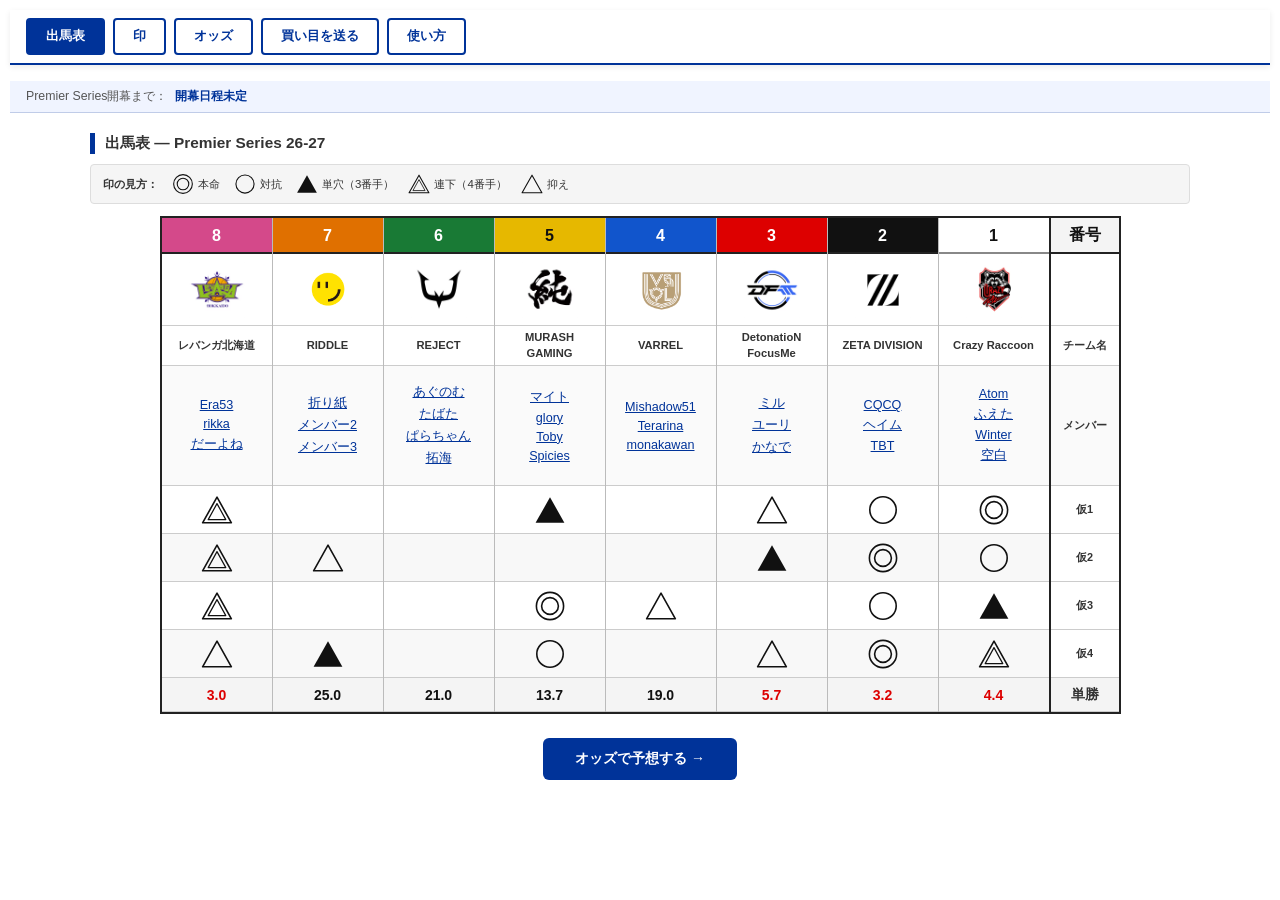
<file: index.html>
<!DOCTYPE html>
<html lang="ja">
<head>
    <meta charset="UTF-8">
    <meta name="viewport" content="width=device-width, initial-scale=1.0">
    <title>出馬表 — Premier Series 26-27予想企画</title>
    <link rel="icon" href="favicon.ico">
    <link rel="apple-touch-icon" href="apple-touch-icon.png">
    <link rel="stylesheet" href="css/style.css">
    <style>
        :root {
            --frame-1: #fff;    --frame-1-text: #111;
            --frame-2: #111;    --frame-2-text: #fff;
            --frame-3: #d00;    --frame-3-text: #fff;
            --frame-4: #1155cc; --frame-4-text: #fff;
            --frame-5: #e6b800; --frame-5-text: #111;
            --frame-6: #197a35; --frame-6-text: #fff;
            --frame-7: #e07000; --frame-7-text: #fff;
            --frame-8: #d4498a; --frame-8-text: #fff;
            --col-width: 110px;
            --label-width: 68px;
            --mark-size: 32px;
        }

        .page-inner { max-width: 1100px; margin: 0 auto; padding: 0 16px; }

        .seimai-outer {
            overflow-x: auto;
            -webkit-overflow-scrolling: touch;
            margin: 12px 0 24px;
            /* PC: 中央寄せ */
            display: flex;
            justify-content: center;
        }
        /* スマホでは左寄せ（justify-content:centerだとスクロール時に左端が切れる） */
        @media (max-width: 767px) {
            .seimai-outer { justify-content: flex-start; }
        }

        .seimai-table {
            display: flex;
            flex-direction: row-reverse;
            width: max-content;
            border: 2px solid #222;
            background: #fff;
            flex-shrink: 0;
        }

        .label-col {
            width: var(--label-width);
            display: flex;
            flex-direction: column;
            background: #f4f4f4;
            border-left: 2px solid #222;
            flex-shrink: 0;
        }
        .label-col .cell {
            font-size: .78em;
            font-weight: bold;
            color: #333;
            justify-content: center;
            text-align: center;
            background: #f4f4f4;
        }
        .label-col .row-num { background: #f4f4f4; }
        .label-col .row-num .cell { color: #111; font-weight: bold; }
        .label-col .row-odds { background: #f4f4f4; }
        .label-col .row-odds .cell { color: #333; }

        .team-col {
            width: var(--col-width);
            border-left: 1px solid #bbb;
            display: flex;
            flex-direction: column;
        }
        .team-col:last-child { border-left: none; }

        .cell {
            border-bottom: 1px solid #ccc;
            display: flex;
            align-items: center;
            justify-content: center;
            text-align: center;
            padding: 4px;
            font-size: .82em;
            min-height: 32px;
            box-sizing: border-box;
            width: 100%;
        }

        .row-num .cell { font-size: 1.15em; font-weight: 900; min-height: 36px; border-bottom: 2px solid #222; }
        .frame-1 .row-num .cell { background: var(--frame-1); color: var(--frame-1-text); border-bottom: 2px solid #888; }
        .frame-2 .row-num .cell { background: var(--frame-2); color: var(--frame-2-text); }
        .frame-3 .row-num .cell { background: var(--frame-3); color: var(--frame-3-text); }
        .frame-4 .row-num .cell { background: var(--frame-4); color: var(--frame-4-text); }
        .frame-5 .row-num .cell { background: var(--frame-5); color: var(--frame-5-text); }
        .frame-6 .row-num .cell { background: var(--frame-6); color: var(--frame-6-text); }
        .frame-7 .row-num .cell { background: var(--frame-7); color: var(--frame-7-text); }
        .frame-8 .row-num .cell { background: var(--frame-8); color: var(--frame-8-text); }

        .row-logo .cell { min-height: 72px; background: #fff; }
        .row-logo .cell img { width: 56px; height: 56px; object-fit: contain; }
        .logo-placeholder { width: 56px; height: 56px; background: #ddd; border-radius: 4px; display: flex; align-items: center; justify-content: center; font-size: .75em; font-weight: bold; color: #555; }

        .row-name .cell { font-weight: bold; font-size: .8em; min-height: 40px; line-height: 1.4; background: #fff; white-space: normal; padding: 4px 6px; word-break: keep-all; overflow-wrap: break-word; }

        .row-members .cell { flex-direction: column; gap: 3px; min-height: 120px; background: #fafafa; padding: 5px 3px; align-items: center; }
        .member-btn { background: none; border: none; cursor: pointer; font-size: 1.1em; color: #003399; padding: 1px 3px; text-decoration: underline; max-width: calc(var(--col-width) - 8px); white-space: nowrap; overflow: hidden; text-overflow: ellipsis; }
        .member-btn:hover { color: #e91e63; }

        .row-predictor .cell {
            height: calc(var(--mark-size) + 16px);
            min-height: calc(var(--mark-size) + 16px);
            background: #fff;
        }
        .row-predictor.even-row .cell { background: #f8f8f8; }

        .row-odds .cell { font-weight: bold; font-size: 1em; background: #f4f4f4; min-height: 34px; }
        .odds-low  { color: #d00; }
        .odds-dark { color: #111; }

        .mark-img { width: var(--mark-size); height: var(--mark-size); object-fit: contain; display: block; }

        #member-popup { position: fixed; background: #fff; border: 2px solid #003399; border-radius: 8px; padding: 14px 18px; box-shadow: 0 4px 20px rgba(0,0,0,.3); z-index: 3000; min-width: 200px; max-width: 280px; }
        #member-popup h4 { margin: 0 0 10px; font-size: 1em; color: #003399; border-bottom: 1px solid #ccc; padding-bottom: 6px; }
        .popup-links { display: flex; flex-direction: column; gap: 6px; }
        .popup-links a { display: flex; align-items: center; gap: 6px; color: #003399; text-decoration: none; font-size: .9em; padding: 4px 8px; border-radius: 4px; border: 1px solid #ccc; }
        .popup-links a:hover { background: #eef; }
        .popup-links .no-link { color: #999; font-size: .85em; }
        #member-popup-close { position: absolute; top: 6px; right: 10px; background: none; border: none; font-size: 1.2em; cursor: pointer; color: #666; }

        .mark-legend { display: flex; gap: 14px; flex-wrap: wrap; align-items: center; padding: 8px 12px; background: #f5f5f5; border: 1px solid #ddd; border-radius: 4px; margin-bottom: 12px; font-size: .82em; }
        .mark-legend-item { display: flex; align-items: center; gap: 4px; }
        .mark-legend-item img { width: 22px; height: 22px; }
    </style>
</head>
<body>

<nav class="page-nav">
    <a href="index.html" class="active">出馬表</a>
    <a href="marks.html">印</a>
    <a href="odds.html">オッズ</a>
    <a href="submit.html">買い目を送る</a>
    <a href="help.html">使い方</a>
</nav>
<div id="countdown-bar"></div>

<div class="page-inner">

<div class="section-title">出馬表 — Premier Series 26-27</div>

<div class="mark-legend">
    <strong>印の見方：</strong>
    <div class="mark-legend-item"><img src="assets/marks/mark_honmei.svg" alt="◎">本命</div>
    <div class="mark-legend-item"><img src="assets/marks/mark_taikou.svg" alt="○">対抗</div>
    <div class="mark-legend-item"><img src="assets/marks/mark_tanana.svg" alt="▲">単穴（3番手）</div>
    <div class="mark-legend-item"><img src="assets/marks/mark_renka.svg"  alt="⟁">連下（4番手）</div>
    <div class="mark-legend-item"><img src="assets/marks/mark_osae.svg"   alt="△">抑え</div>
</div>

<div class="seimai-outer">
    <div class="seimai-table" id="seimai-table"></div>
</div>

<div style="text-align:center; margin: 8px 0 24px;">
    <a href="odds.html" style="display:inline-block; padding:12px 32px; background:#003399; color:#fff; font-weight:bold; border-radius:6px; text-decoration:none; font-size:1em;">
        オッズで予想する →
    </a>
</div>

</div>

<div id="member-popup" style="display:none;">
    <button id="member-popup-close" onclick="closePopup()">✕</button>
    <h4 id="popup-member-name"></h4>
    <div class="popup-links" id="popup-links"></div>
</div>

<script src="js/common.js"></script>
<script>
const MARKS = [
    { key:'honmei', label:'◎', file:'assets/marks/mark_honmei.svg' },
    { key:'taikou', label:'○', file:'assets/marks/mark_taikou.svg' },
    { key:'tanana', label:'▲', file:'assets/marks/mark_tanana.svg' },
    { key:'renka',  label:'⟁', file:'assets/marks/mark_renka.svg'  },
    { key:'osae',   label:'△', file:'assets/marks/mark_osae.svg'   },
];
let teamsData = [], oddsData = {}, predictionsData = [];

window.addEventListener('DOMContentLoaded', async () => {
    try {
        const [teams, odds, preds] = await Promise.all([
            loadJSON('data/teams.json'),
            loadJSON('data/odds.json'),
            loadJSON('data/predictions/predictions.json'),
        ]);
        teamsData = teams; oddsData = odds; predictionsData = preds;
        renderSeimai();
        // スマホでは読み込み後に右端（1番）へスクロール
        if (window.innerWidth < 768) {
            const outer = document.querySelector('.seimai-outer');
            outer.scrollLeft = outer.scrollWidth;
        }
    } catch(e) {
        console.error(e);
        document.querySelector('.seimai-outer').innerHTML = '<p style="padding:20px;color:#d00;">データの読み込みに失敗しました。</p>';
    }
});

function renderSeimai() {
    const table = document.getElementById('seimai-table');
    table.innerHTML = '';

    const labelCol = document.createElement('div');
    labelCol.className = 'label-col';
    const labelDefs = [
        { cls:'row-num',     text:'番号' },
        { cls:'row-logo',    text:'' },
        { cls:'row-name',    text:'チーム名' },
        { cls:'row-members', text:'メンバー' },
        ...predictionsData.map(p => ({ cls:'row-predictor', text: p.name })),
        { cls:'row-odds',    text:'単勝' },
    ];
    labelDefs.forEach(d => {
        const wrap = document.createElement('div'); wrap.className = d.cls;
        const cell = document.createElement('div'); cell.className = 'cell';
        cell.textContent = d.text;
        wrap.appendChild(cell); labelCol.appendChild(wrap);
    });
    table.appendChild(labelCol);

    teamsData.forEach(team => {
        const col = document.createElement('div');
        col.className = `team-col frame-${team.id}`;

        addCell(col, 'row-num', String(team.id));

        const logoWrap = document.createElement('div'); logoWrap.className = 'row-logo';
        const logoCell = document.createElement('div'); logoCell.className = 'cell';
        const img = document.createElement('img');
        img.src = team.logo; img.alt = team.tag;
        img.onerror = () => { const ph = document.createElement('div'); ph.className = 'logo-placeholder'; ph.textContent = team.tag; logoCell.replaceChild(ph, img); };
        logoCell.appendChild(img); logoWrap.appendChild(logoCell); col.appendChild(logoWrap);

        addCell(col, 'row-name', team.name);

        const mWrap = document.createElement('div'); mWrap.className = 'row-members';
        const mCell = document.createElement('div'); mCell.className = 'cell';
        team.members.forEach(m => {
            const btn = document.createElement('button');
            btn.className = 'member-btn'; btn.textContent = m.name;
            btn.onclick = e => { e.stopPropagation(); openMemberPopup(m, btn); };
            mCell.appendChild(btn);
        });
        mWrap.appendChild(mCell); col.appendChild(mWrap);

        predictionsData.forEach((pred, pi) => {
            const markKey = pred.marks[String(team.id)];
            const pWrap = document.createElement('div');
            pWrap.className = 'row-predictor' + (pi % 2 === 1 ? ' even-row' : '');
            pWrap.appendChild(makeMarkCell(markKey));
            col.appendChild(pWrap);
        });

        const oddsVal = (oddsData.win || {})[String(team.id)] || '---';
        const oddsWrap = document.createElement('div'); oddsWrap.className = 'row-odds';
        const oddsCell = document.createElement('div'); oddsCell.className = 'cell';
        const oddsNum = parseFloat(oddsVal);
        oddsCell.textContent = oddsVal;
        oddsCell.classList.add(!isNaN(oddsNum) && oddsNum <= 10 ? 'odds-low' : 'odds-dark');
        oddsWrap.appendChild(oddsCell); col.appendChild(oddsWrap);

        table.appendChild(col);
    });
}

function addCell(col, cls, text) {
    const wrap = document.createElement('div'); wrap.className = cls;
    const cell = document.createElement('div'); cell.className = 'cell';
    cell.textContent = text;
    wrap.appendChild(cell); col.appendChild(wrap);
}

function makeMarkCell(markKey) {
    const cell = document.createElement('div'); cell.className = 'cell';
    if (markKey) {
        const mark = MARKS.find(m => m.key === markKey);
        if (mark) {
            const img = document.createElement('img');
            img.src = mark.file; img.alt = mark.label; img.className = 'mark-img';
            cell.appendChild(img);
        }
    }
    return cell;
}

function openMemberPopup(member, anchor) {
    const popup = document.getElementById('member-popup');
    document.getElementById('popup-member-name').textContent = member.name;
    const links = document.getElementById('popup-links');
    links.innerHTML = '';
    if (!member.x && !member.youtube && !member.bilibili) {
        links.innerHTML = '<span class="no-link">リンク情報なし</span>';
    } else {
        if (member.x) { const a = document.createElement('a'); a.href = member.x; a.target = '_blank'; a.innerHTML = '<span>𝕏</span> X (Twitter)'; links.appendChild(a); }
        if (member.youtube) { const a = document.createElement('a'); a.href = member.youtube; a.target = '_blank'; a.innerHTML = '<span>▶</span> YouTube'; links.appendChild(a); }
        if (member.bilibili) { const a = document.createElement('a'); a.href = member.bilibili; a.target = '_blank'; a.innerHTML = '<span>▶</span> Bilibili'; links.appendChild(a); }
    }
    popup.style.display = 'block';
    const rect = anchor.getBoundingClientRect();
    const pw = popup.offsetWidth;
    let left = rect.left + window.scrollX;
    if (left + pw > window.innerWidth - 10) left = window.innerWidth - pw - 10;
    if (left < 10) left = 10;
    popup.style.left = left + 'px';
    popup.style.top = (rect.bottom + window.scrollY + 6) + 'px';
}
function closePopup() { document.getElementById('member-popup').style.display = 'none'; }
document.addEventListener('click', () => { closePopup(); });
</script>
</body>
</html>
</file>
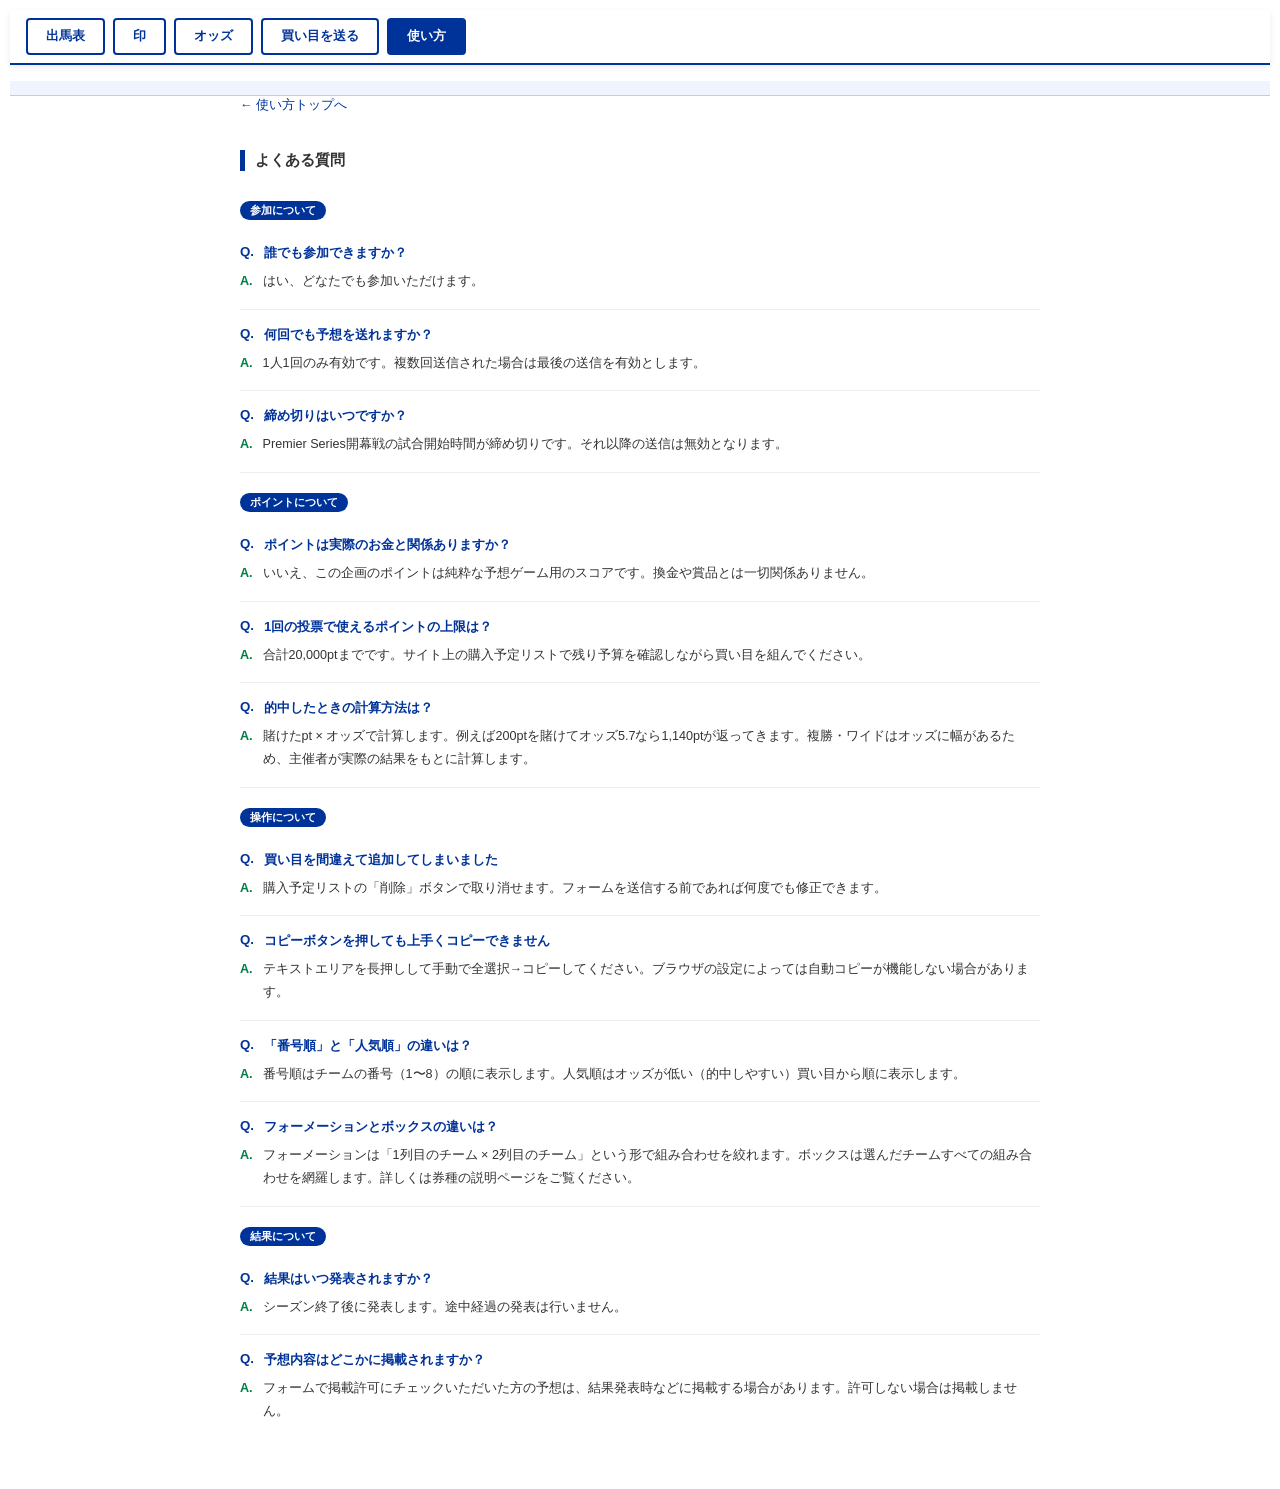
<file: faq.html>
<!DOCTYPE html>
<html lang="ja">
<head>
    <meta charset="UTF-8">
    <meta name="viewport" content="width=device-width, initial-scale=1.0">
    <title>よくある質問 — Premier Series 26-27予想企画</title>
    <link rel="icon" href="favicon.ico">
    <link rel="apple-touch-icon" href="apple-touch-icon.png">
    <link rel="stylesheet" href="css/style.css">
    <style>
        .faq-wrap { max-width: 800px; margin: 0 auto; padding: 0 16px 40px; }
        .faq-item { border-bottom: 1px solid #eee; padding: 16px 0; }
        .faq-item:last-child { border-bottom: none; }
        .faq-q { font-weight: bold; color: #003399; margin: 0 0 8px; font-size: .95em; display: flex; gap: 10px; }
        .faq-q::before { content: 'Q.'; flex-shrink: 0; }
        .faq-a { color: #333; line-height: 1.8; font-size: .9em; display: flex; gap: 10px; margin: 0; }
        .faq-a::before { content: 'A.'; flex-shrink: 0; font-weight: bold; color: #007d43; }
        .back-link { display: inline-block; margin-bottom: 16px; color: #003399; text-decoration: none; font-size: .9em; }
        .back-link:hover { text-decoration: underline; }
        .faq-category { font-size: .8em; font-weight: bold; color: #fff; background: #003399; display: inline-block; padding: 2px 10px; border-radius: 10px; margin: 20px 0 8px; }
    </style>
</head>
<body>
<nav class="page-nav">
    <a href="index.html">出馬表</a>
    <a href="marks.html">印</a>
    <a href="odds.html">オッズ</a>
    <a href="submit.html">買い目を送る</a>
    <a href="help.html" class="active">使い方</a>
</nav>
<div id="countdown-bar"></div>

<div class="faq-wrap">
<a class="back-link" href="help.html">← 使い方トップへ</a>

<div class="section-title">よくある質問</div>

<div class="faq-category">参加について</div>

<div class="faq-item">
    <p class="faq-q">誰でも参加できますか？</p>
    <p class="faq-a">はい、どなたでも参加いただけます。</p>
</div>

<div class="faq-item">
    <p class="faq-q">何回でも予想を送れますか？</p>
    <p class="faq-a">1人1回のみ有効です。複数回送信された場合は最後の送信を有効とします。</p>
</div>

<div class="faq-item">
    <p class="faq-q">締め切りはいつですか？</p>
    <p class="faq-a">Premier Series開幕戦の試合開始時間が締め切りです。それ以降の送信は無効となります。</p>
</div>

<div class="faq-category">ポイントについて</div>

<div class="faq-item">
    <p class="faq-q">ポイントは実際のお金と関係ありますか？</p>
    <p class="faq-a">いいえ、この企画のポイントは純粋な予想ゲーム用のスコアです。換金や賞品とは一切関係ありません。</p>
</div>

<div class="faq-item">
    <p class="faq-q">1回の投票で使えるポイントの上限は？</p>
    <p class="faq-a">合計20,000ptまでです。サイト上の購入予定リストで残り予算を確認しながら買い目を組んでください。</p>
</div>

<div class="faq-item">
    <p class="faq-q">的中したときの計算方法は？</p>
    <p class="faq-a">賭けたpt × オッズで計算します。例えば200ptを賭けてオッズ5.7なら1,140ptが返ってきます。複勝・ワイドはオッズに幅があるため、主催者が実際の結果をもとに計算します。</p>
</div>

<div class="faq-category">操作について</div>

<div class="faq-item">
    <p class="faq-q">買い目を間違えて追加してしまいました</p>
    <p class="faq-a">購入予定リストの「削除」ボタンで取り消せます。フォームを送信する前であれば何度でも修正できます。</p>
</div>

<div class="faq-item">
    <p class="faq-q">コピーボタンを押しても上手くコピーできません</p>
    <p class="faq-a">テキストエリアを長押しして手動で全選択→コピーしてください。ブラウザの設定によっては自動コピーが機能しない場合があります。</p>
</div>

<div class="faq-item">
    <p class="faq-q">「番号順」と「人気順」の違いは？</p>
    <p class="faq-a">番号順はチームの番号（1〜8）の順に表示します。人気順はオッズが低い（的中しやすい）買い目から順に表示します。</p>
</div>

<div class="faq-item">
    <p class="faq-q">フォーメーションとボックスの違いは？</p>
    <p class="faq-a">フォーメーションは「1列目のチーム × 2列目のチーム」という形で組み合わせを絞れます。ボックスは選んだチームすべての組み合わせを網羅します。詳しくは券種の説明ページをご覧ください。</p>
</div>

<div class="faq-category">結果について</div>

<div class="faq-item">
    <p class="faq-q">結果はいつ発表されますか？</p>
    <p class="faq-a">シーズン終了後に発表します。途中経過の発表は行いません。</p>
</div>

<div class="faq-item">
    <p class="faq-q">予想内容はどこかに掲載されますか？</p>
    <p class="faq-a">フォームで掲載許可にチェックいただいた方の予想は、結果発表時などに掲載する場合があります。許可しない場合は掲載しません。</p>
</div>

</div>
</body>
</html>
</file>
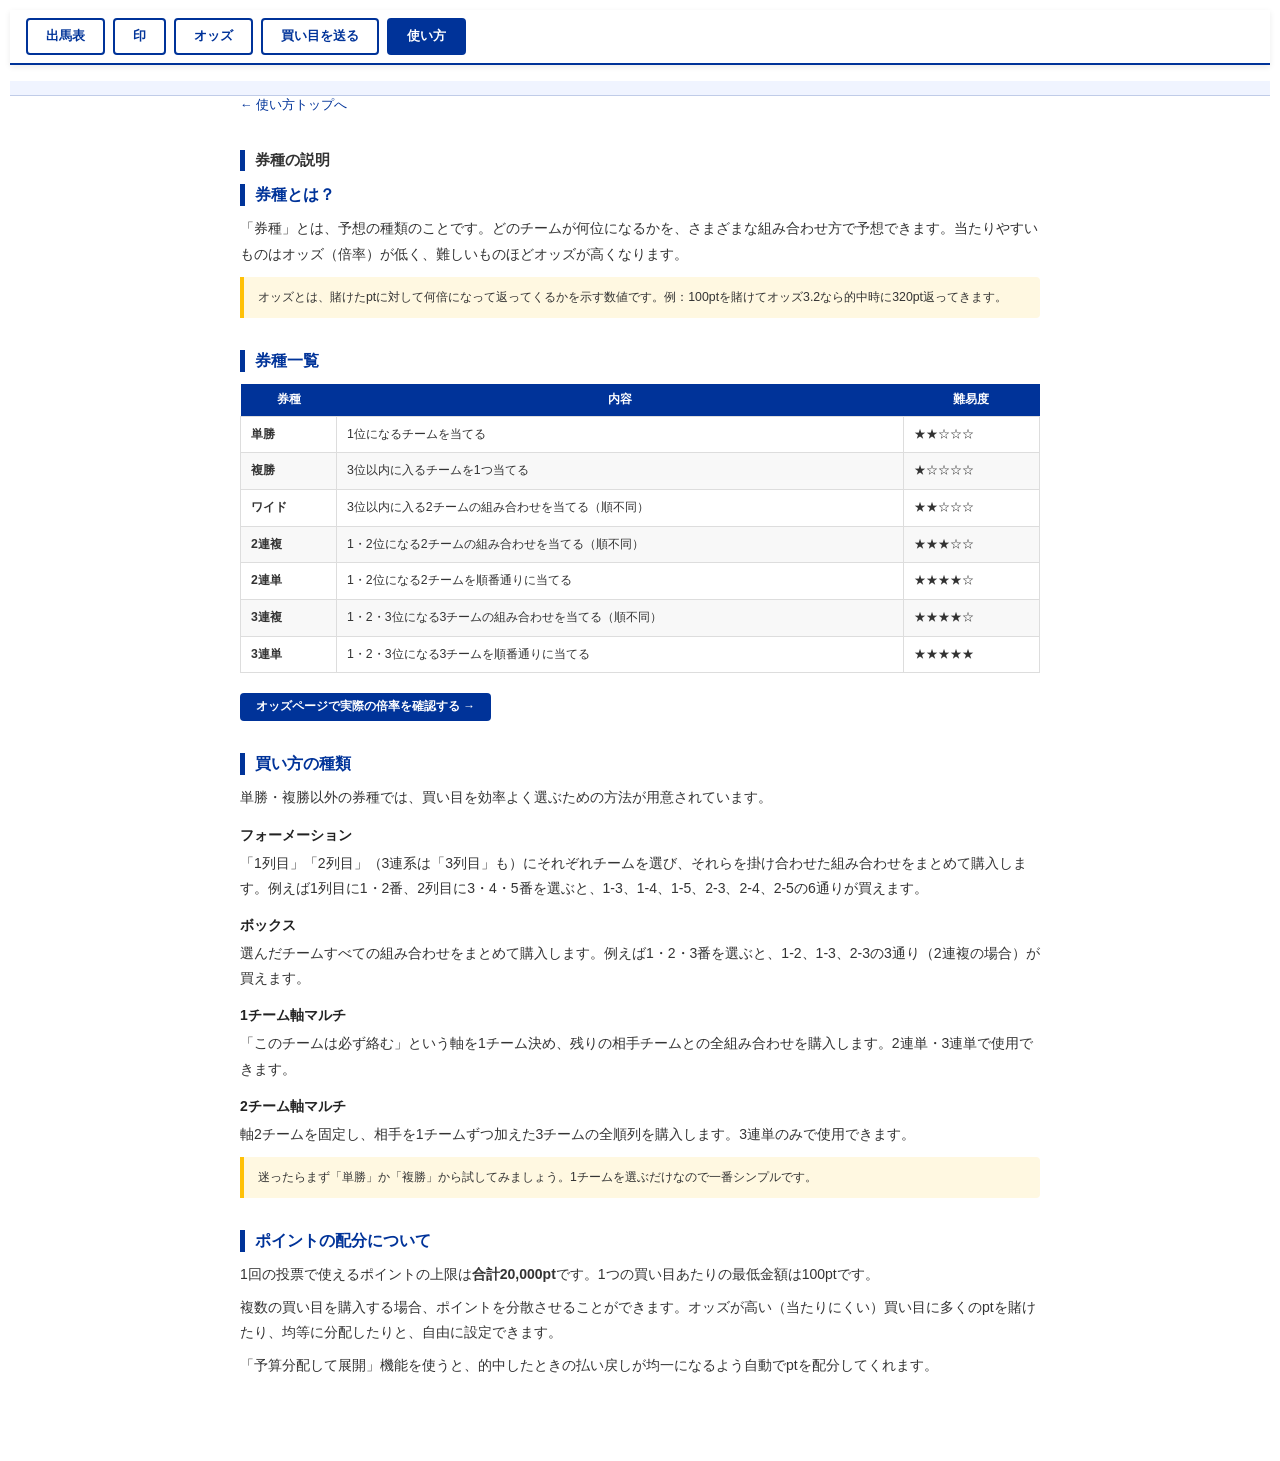
<file: guide-basic.html>
<!DOCTYPE html>
<html lang="ja">
<head>
    <meta charset="UTF-8">
    <meta name="viewport" content="width=device-width, initial-scale=1.0">
    <title>券種の説明 — Premier Series 26-27予想企画</title>
    <link rel="icon" href="favicon.ico">
    <link rel="apple-touch-icon" href="apple-touch-icon.png">
    <link rel="stylesheet" href="css/style.css">
    <style>
        .guide-wrap { max-width: 800px; margin: 0 auto; padding: 0 16px 40px; }
        .guide-section { margin-bottom: 32px; }
        .guide-section h2 { font-size: 1.15em; color: #003399; border-left: 5px solid #003399; padding-left: 10px; margin-bottom: 10px; }
        .guide-section h3 { font-size: 1em; color: #222; margin: 16px 0 6px; }
        .guide-section p { line-height: 1.8; color: #333; margin: 0 0 8px; }
        .ticket-table { width: 100%; border-collapse: collapse; margin: 12px 0; }
        .ticket-table th { background: #003399; color: #fff; padding: 8px; font-size: .85em; text-align: center; }
        .ticket-table td { border: 1px solid #ddd; padding: 8px 10px; font-size: .88em; line-height: 1.6; }
        .ticket-table tr:nth-child(even) td { background: #f8f8f8; }
        .odds-link { display: inline-block; margin-top: 8px; padding: 6px 16px; background: #003399; color: #fff; border-radius: 4px; text-decoration: none; font-size: .85em; font-weight: bold; }
        .odds-link:hover { background: #0044cc; }
        .note-box { background: #fff8e1; border-left: 4px solid #ffc107; padding: 10px 14px; border-radius: 0 4px 4px 0; margin: 10px 0; font-size: .88em; line-height: 1.7; }
        .back-link { display: inline-block; margin-bottom: 16px; color: #003399; text-decoration: none; font-size: .9em; }
        .back-link:hover { text-decoration: underline; }
    </style>
</head>
<body>
<nav class="page-nav">
    <a href="index.html">出馬表</a>
    <a href="marks.html">印</a>
    <a href="odds.html">オッズ</a>
    <a href="submit.html">買い目を送る</a>
    <a href="help.html" class="active">使い方</a>
</nav>
<div id="countdown-bar"></div>

<div class="guide-wrap">

<a class="back-link" href="help.html">← 使い方トップへ</a>

<div class="section-title">券種の説明</div>

<div class="guide-section">
    <h2>券種とは？</h2>
    <p>「券種」とは、予想の種類のことです。どのチームが何位になるかを、さまざまな組み合わせ方で予想できます。当たりやすいものはオッズ（倍率）が低く、難しいものほどオッズが高くなります。</p>
    <div class="note-box">オッズとは、賭けたptに対して何倍になって返ってくるかを示す数値です。例：100ptを賭けてオッズ3.2なら的中時に320pt返ってきます。</div>
</div>

<div class="guide-section">
    <h2>券種一覧</h2>
    <table class="ticket-table">
        <thead>
            <tr><th>券種</th><th>内容</th><th>難易度</th></tr>
        </thead>
        <tbody>
            <tr><td><strong>単勝</strong></td><td>1位になるチームを当てる</td><td>★★☆☆☆</td></tr>
            <tr><td><strong>複勝</strong></td><td>3位以内に入るチームを1つ当てる</td><td>★☆☆☆☆</td></tr>
            <tr><td><strong>ワイド</strong></td><td>3位以内に入る2チームの組み合わせを当てる（順不同）</td><td>★★☆☆☆</td></tr>
            <tr><td><strong>2連複</strong></td><td>1・2位になる2チームの組み合わせを当てる（順不同）</td><td>★★★☆☆</td></tr>
            <tr><td><strong>2連単</strong></td><td>1・2位になる2チームを順番通りに当てる</td><td>★★★★☆</td></tr>
            <tr><td><strong>3連複</strong></td><td>1・2・3位になる3チームの組み合わせを当てる（順不同）</td><td>★★★★☆</td></tr>
            <tr><td><strong>3連単</strong></td><td>1・2・3位になる3チームを順番通りに当てる</td><td>★★★★★</td></tr>
        </tbody>
    </table>
    <a class="odds-link" href="odds.html">オッズページで実際の倍率を確認する →</a>
</div>

<div class="guide-section">
    <h2>買い方の種類</h2>
    <p>単勝・複勝以外の券種では、買い目を効率よく選ぶための方法が用意されています。</p>

    <h3>フォーメーション</h3>
    <p>「1列目」「2列目」（3連系は「3列目」も）にそれぞれチームを選び、それらを掛け合わせた組み合わせをまとめて購入します。例えば1列目に1・2番、2列目に3・4・5番を選ぶと、1-3、1-4、1-5、2-3、2-4、2-5の6通りが買えます。</p>

    <h3>ボックス</h3>
    <p>選んだチームすべての組み合わせをまとめて購入します。例えば1・2・3番を選ぶと、1-2、1-3、2-3の3通り（2連複の場合）が買えます。</p>

    <h3>1チーム軸マルチ</h3>
    <p>「このチームは必ず絡む」という軸を1チーム決め、残りの相手チームとの全組み合わせを購入します。2連単・3連単で使用できます。</p>

    <h3>2チーム軸マルチ</h3>
    <p>軸2チームを固定し、相手を1チームずつ加えた3チームの全順列を購入します。3連単のみで使用できます。</p>

    <div class="note-box">迷ったらまず「単勝」か「複勝」から試してみましょう。1チームを選ぶだけなので一番シンプルです。</div>
</div>

<div class="guide-section">
    <h2>ポイントの配分について</h2>
    <p>1回の投票で使えるポイントの上限は<strong>合計20,000pt</strong>です。1つの買い目あたりの最低金額は100ptです。</p>
    <p>複数の買い目を購入する場合、ポイントを分散させることができます。オッズが高い（当たりにくい）買い目に多くのptを賭けたり、均等に分配したりと、自由に設定できます。</p>
    <p>「予算分配して展開」機能を使うと、的中したときの払い戻しが均一になるよう自動でptを配分してくれます。</p>
</div>

</div>
</body>
</html>
</file>
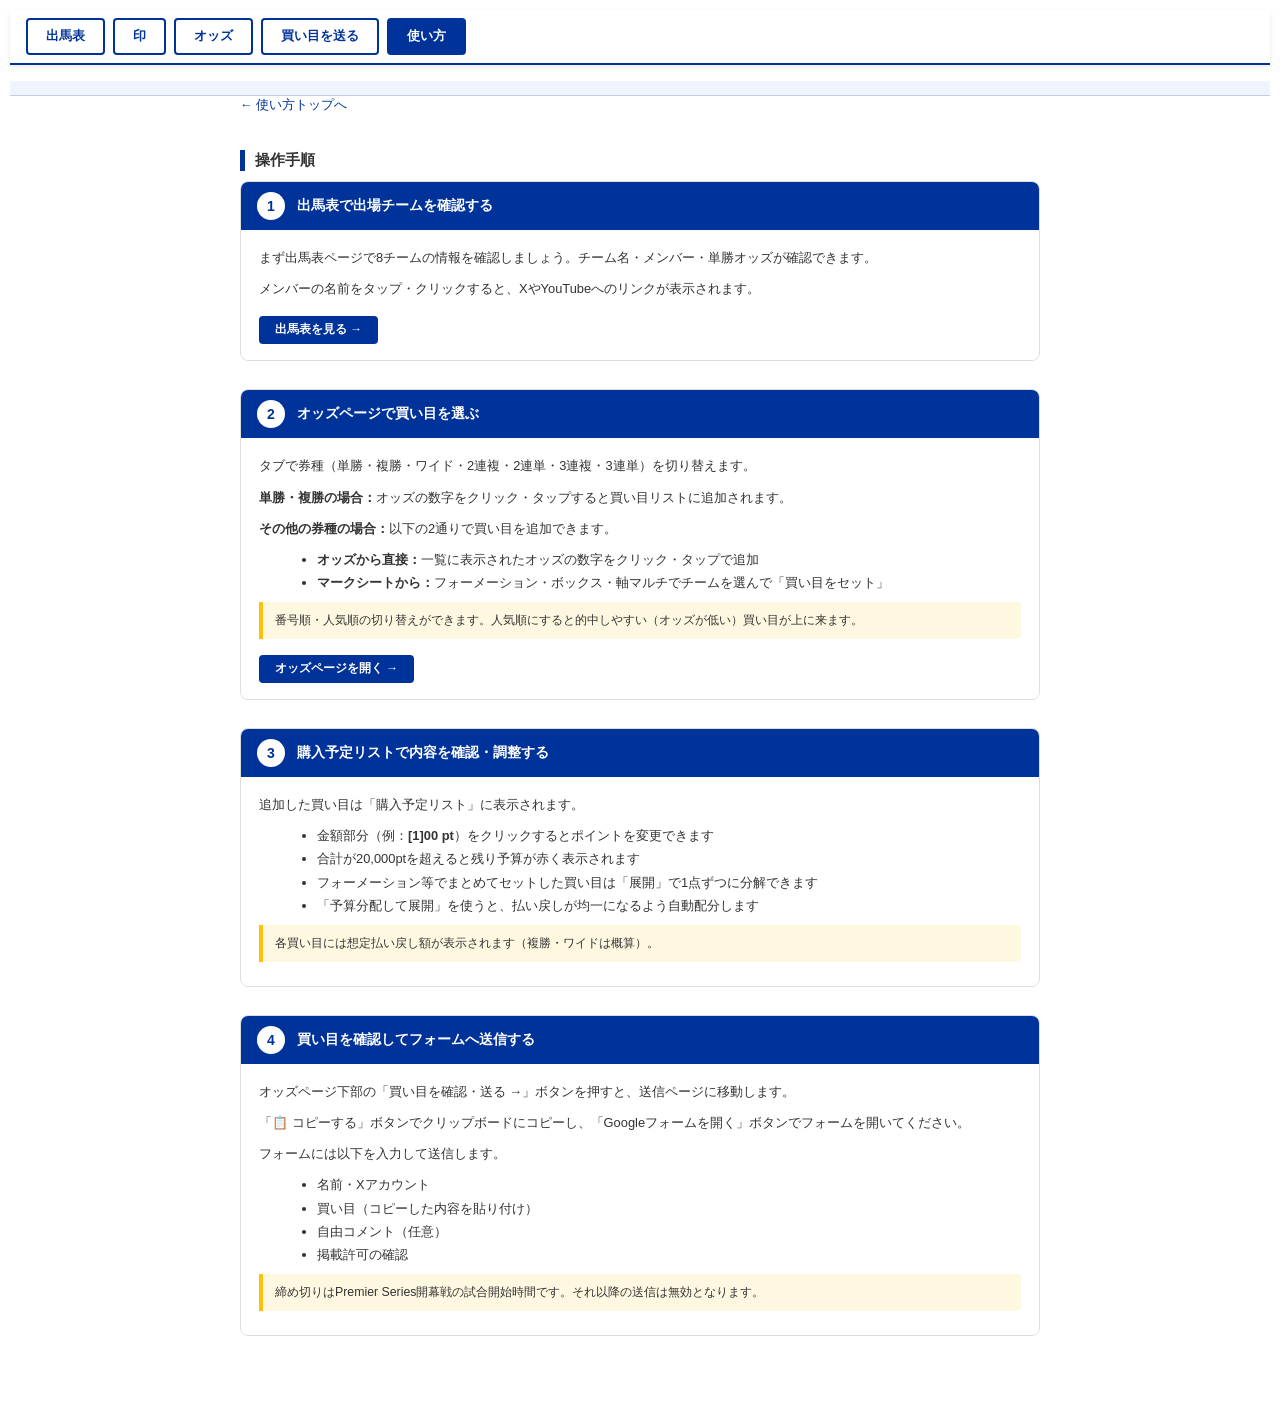
<file: guide-how.html>
<!DOCTYPE html>
<html lang="ja">
<head>
    <meta charset="UTF-8">
    <meta name="viewport" content="width=device-width, initial-scale=1.0">
    <title>操作手順 — Premier Series 26-27予想企画</title>
    <link rel="icon" href="favicon.ico">
    <link rel="apple-touch-icon" href="apple-touch-icon.png">
    <link rel="stylesheet" href="css/style.css">
    <style>
        .guide-wrap { max-width: 800px; margin: 0 auto; padding: 0 16px 40px; }
        .step-section { margin-bottom: 28px; border: 1px solid #ddd; border-radius: 8px; overflow: hidden; }
        .step-header { background: #003399; color: #fff; padding: 10px 16px; display: flex; align-items: center; gap: 12px; }
        .step-num { width: 28px; height: 28px; background: #fff; color: #003399; border-radius: 50%; font-weight: 900; font-size: 1em; display: flex; align-items: center; justify-content: center; flex-shrink: 0; }
        .step-title { font-weight: bold; font-size: 1em; }
        .step-body { padding: 16px 18px; background: #fff; }
        .step-body p { margin: 0 0 8px; line-height: 1.8; color: #333; font-size: .92em; }
        .step-body ul { margin: 6px 0 8px 18px; line-height: 1.8; color: #333; font-size: .92em; }
        .note-box { background: #fff8e1; border-left: 4px solid #ffc107; padding: 8px 12px; border-radius: 0 4px 4px 0; margin: 8px 0; font-size: .88em; line-height: 1.7; }
        .page-link { display: inline-block; margin-top: 8px; padding: 6px 16px; background: #003399; color: #fff; border-radius: 4px; text-decoration: none; font-size: .85em; font-weight: bold; }
        .page-link:hover { background: #0044cc; }
        .page-link.green { background: #007d43; }
        .page-link.green:hover { background: #005a30; }
        .back-link { display: inline-block; margin-bottom: 16px; color: #003399; text-decoration: none; font-size: .9em; }
        .back-link:hover { text-decoration: underline; }
    </style>
</head>
<body>
<nav class="page-nav">
    <a href="index.html">出馬表</a>
    <a href="marks.html">印</a>
    <a href="odds.html">オッズ</a>
    <a href="submit.html">買い目を送る</a>
    <a href="help.html" class="active">使い方</a>
</nav>
<div id="countdown-bar"></div>

<div class="guide-wrap">

<a class="back-link" href="help.html">← 使い方トップへ</a>

<div class="section-title">操作手順</div>

<div class="step-section">
    <div class="step-header"><div class="step-num">1</div><div class="step-title">出馬表で出場チームを確認する</div></div>
    <div class="step-body">
        <p>まず出馬表ページで8チームの情報を確認しましょう。チーム名・メンバー・単勝オッズが確認できます。</p>
        <p>メンバーの名前をタップ・クリックすると、XやYouTubeへのリンクが表示されます。</p>
        <a class="page-link" href="index.html">出馬表を見る →</a>
    </div>
</div>

<div class="step-section">
    <div class="step-header"><div class="step-num">2</div><div class="step-title">オッズページで買い目を選ぶ</div></div>
    <div class="step-body">
        <p>タブで券種（単勝・複勝・ワイド・2連複・2連単・3連複・3連単）を切り替えます。</p>
        <p><strong>単勝・複勝の場合：</strong>オッズの数字をクリック・タップすると買い目リストに追加されます。</p>
        <p><strong>その他の券種の場合：</strong>以下の2通りで買い目を追加できます。</p>
        <ul>
            <li><strong>オッズから直接：</strong>一覧に表示されたオッズの数字をクリック・タップで追加</li>
            <li><strong>マークシートから：</strong>フォーメーション・ボックス・軸マルチでチームを選んで「買い目をセット」</li>
        </ul>
        <div class="note-box">番号順・人気順の切り替えができます。人気順にすると的中しやすい（オッズが低い）買い目が上に来ます。</div>
        <a class="page-link" href="odds.html">オッズページを開く →</a>
    </div>
</div>

<div class="step-section">
    <div class="step-header"><div class="step-num">3</div><div class="step-title">購入予定リストで内容を確認・調整する</div></div>
    <div class="step-body">
        <p>追加した買い目は「購入予定リスト」に表示されます。</p>
        <ul>
            <li>金額部分（例：<strong>[1]00 pt</strong>）をクリックするとポイントを変更できます</li>
            <li>合計が20,000ptを超えると残り予算が赤く表示されます</li>
            <li>フォーメーション等でまとめてセットした買い目は「展開」で1点ずつに分解できます</li>
            <li>「予算分配して展開」を使うと、払い戻しが均一になるよう自動配分します</li>
        </ul>
        <div class="note-box">各買い目には想定払い戻し額が表示されます（複勝・ワイドは概算）。</div>
    </div>
</div>

<div class="step-section">
    <div class="step-header"><div class="step-num">4</div><div class="step-title">買い目を確認してフォームへ送信する</div></div>
    <div class="step-body">
        <p>オッズページ下部の「買い目を確認・送る →」ボタンを押すと、送信ページに移動します。</p>
        <p>「📋 コピーする」ボタンでクリップボードにコピーし、「Googleフォームを開く」ボタンでフォームを開いてください。</p>
        <p>フォームには以下を入力して送信します。</p>
        <ul>
            <li>名前・Xアカウント</li>
            <li>買い目（コピーした内容を貼り付け）</li>
            <li>自由コメント（任意）</li>
            <li>掲載許可の確認</li>
        </ul>
        <div class="note-box">締め切りはPremier Series開幕戦の試合開始時間です。それ以降の送信は無効となります。</div>
    </div>
</div>

</div>
</body>
</html>
</file>
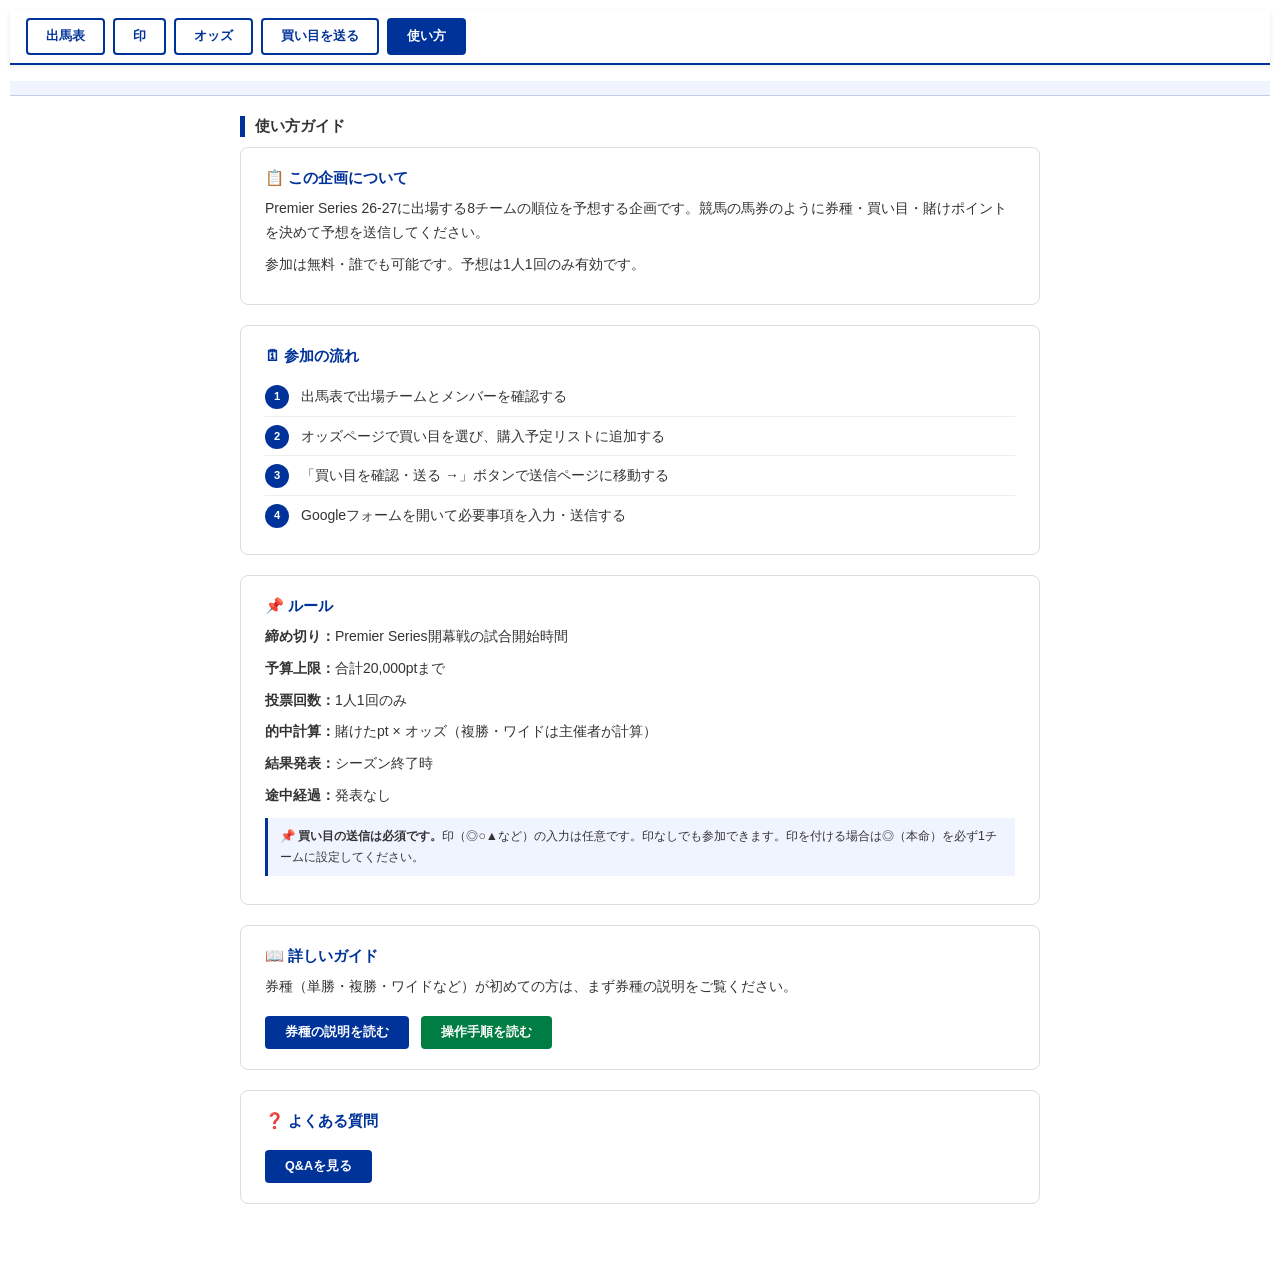
<file: help.html>
<!DOCTYPE html>
<html lang="ja">
<head>
    <meta charset="UTF-8">
    <meta name="viewport" content="width=device-width, initial-scale=1.0">
    <title>使い方 — Premier Series 26-27予想企画</title>
    <link rel="icon" href="favicon.ico">
    <link rel="apple-touch-icon" href="apple-touch-icon.png">
    <link rel="stylesheet" href="css/style.css">
    <style>
        .help-wrap { max-width: 800px; margin: 0 auto; padding: 0 16px 40px; }
        .help-card { border: 1px solid #ddd; border-radius: 8px; padding: 20px 24px; margin-bottom: 20px; background: #fff; }
        .help-card h2 { margin: 0 0 8px; font-size: 1.1em; color: #003399; }
        .help-card p { margin: 0 0 8px; line-height: 1.7; color: #333; }
        .help-card .btn-link { display: inline-block; margin-top: 10px; padding: 8px 20px; background: #003399; color: #fff; border-radius: 4px; text-decoration: none; font-weight: bold; font-size: .9em; }
        .help-card .btn-link:hover { background: #0044cc; }
        .step-list { list-style: none; padding: 0; margin: 10px 0 0; counter-reset: step; }
        .step-list li { counter-increment: step; padding: 8px 0 8px 36px; position: relative; border-bottom: 1px solid #eee; line-height: 1.6; }
        .step-list li:last-child { border-bottom: none; }
        .step-list li::before { content: counter(step); position: absolute; left: 0; top: 8px; width: 24px; height: 24px; background: #003399; color: #fff; border-radius: 50%; font-size: .8em; font-weight: bold; display: flex; align-items: center; justify-content: center; }
    </style>
</head>
<body>
<nav class="page-nav">
    <a href="index.html">出馬表</a>
    <a href="marks.html">印</a>
    <a href="odds.html">オッズ</a>
    <a href="submit.html">買い目を送る</a>
    <a href="help.html" class="active">使い方</a>
</nav>
<div id="countdown-bar"></div>

<div class="help-wrap">

<div class="section-title">使い方ガイド</div>

<div class="help-card">
    <h2>📋 この企画について</h2>
    <p>Premier Series 26-27に出場する8チームの順位を予想する企画です。競馬の馬券のように券種・買い目・賭けポイントを決めて予想を送信してください。</p>
    <p>参加は無料・誰でも可能です。予想は1人1回のみ有効です。</p>
</div>

<div class="help-card">
    <h2>🗓 参加の流れ</h2>
    <ol class="step-list">
        <li>出馬表で出場チームとメンバーを確認する</li>
        <li>オッズページで買い目を選び、購入予定リストに追加する</li>
        <li>「買い目を確認・送る →」ボタンで送信ページに移動する</li>
        <li>Googleフォームを開いて必要事項を入力・送信する</li>
    </ol>
</div>

<div class="help-card">
    <h2>📌 ルール</h2>
    <p><strong>締め切り：</strong>Premier Series開幕戦の試合開始時間</p>
    <p><strong>予算上限：</strong>合計20,000ptまで</p>
    <p><strong>投票回数：</strong>1人1回のみ</p>
    <p><strong>的中計算：</strong>賭けたpt × オッズ（複勝・ワイドは主催者が計算）</p>
    <p><strong>結果発表：</strong>シーズン終了時</p>
    <p><strong>途中経過：</strong>発表なし</p>
    <p style="margin-top:10px;padding:8px 12px;background:#f0f4ff;border-left:3px solid #003399;font-size:.88em;line-height:1.7;">
        📌 <strong>買い目の送信は必須です。</strong>印（◎○▲など）の入力は任意です。印なしでも参加できます。印を付ける場合は◎（本命）を必ず1チームに設定してください。
    </p>
</div>

<div class="help-card">
    <h2>📖 詳しいガイド</h2>
    <p>券種（単勝・複勝・ワイドなど）が初めての方は、まず券種の説明をご覧ください。</p>
    <a class="btn-link" href="guide-basic.html">券種の説明を読む</a>
    <a class="btn-link" style="margin-left:8px; background:#007d43;" href="guide-how.html">操作手順を読む</a>
</div>

<div class="help-card">
    <h2>❓ よくある質問</h2>
    <a class="btn-link" href="faq.html">Q&amp;Aを見る</a>
</div>

</div>
</body>
</html>
</file>
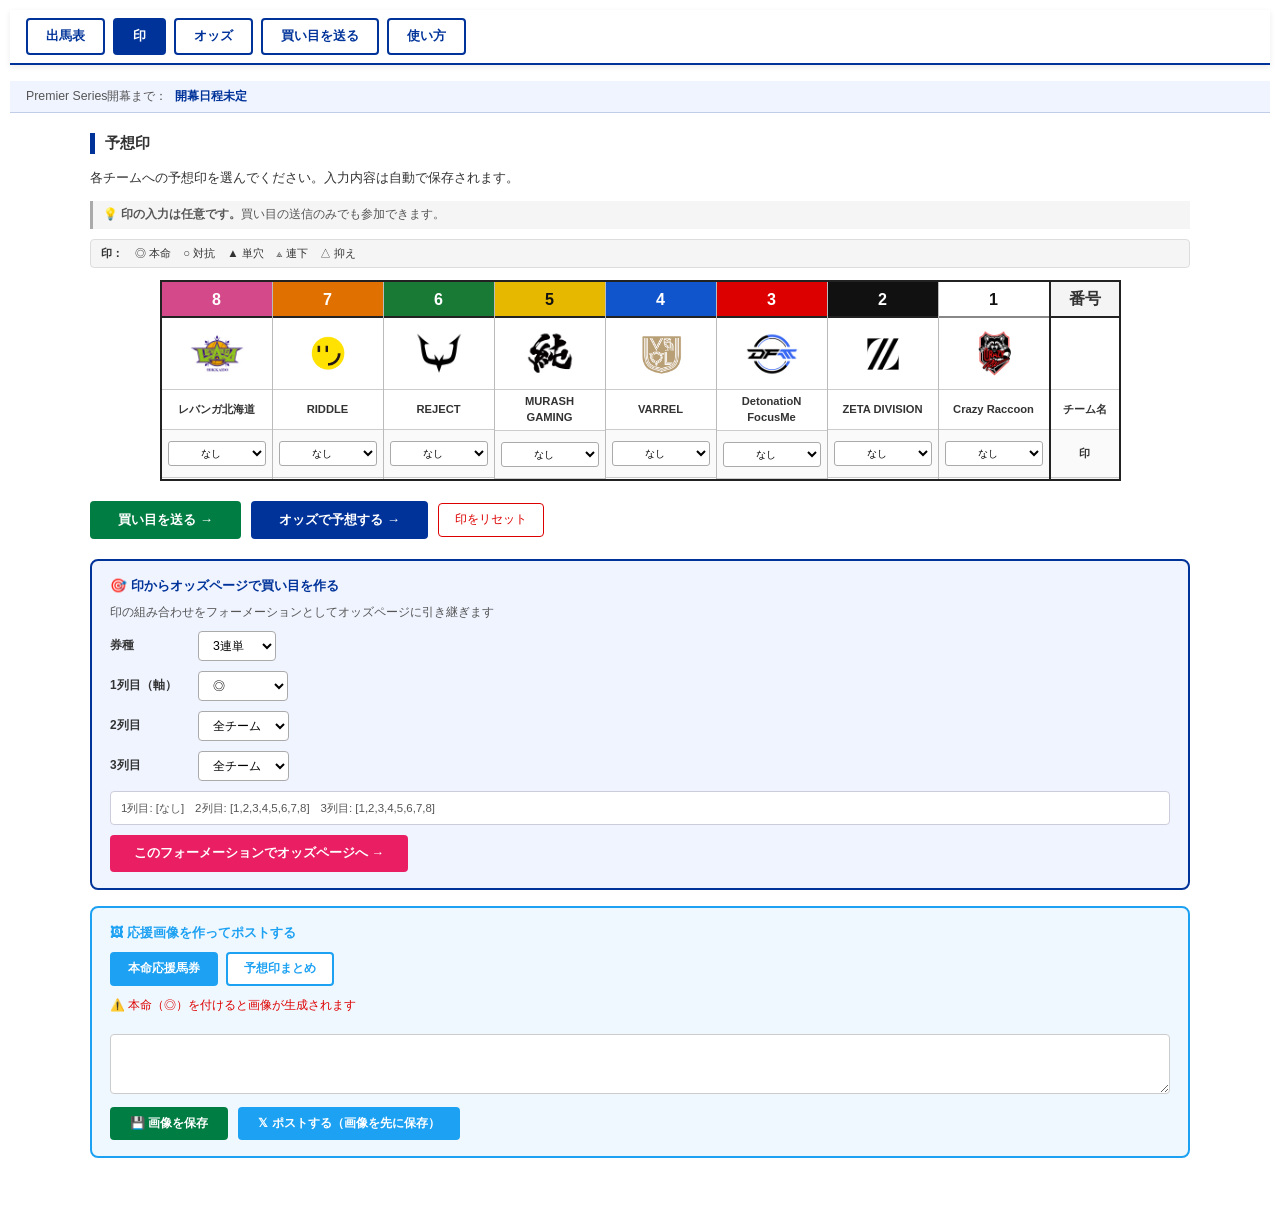
<file: marks.html>
<!DOCTYPE html>
<html lang="ja">
<head>
    <meta charset="UTF-8">
    <meta name="viewport" content="width=device-width, initial-scale=1.0">
    <title>印 — Premier Series 26-27予想企画</title>
    <link rel="icon" href="favicon.ico">
    <link rel="apple-touch-icon" href="apple-touch-icon.png">
    <link rel="stylesheet" href="css/style.css">
    <style>
        :root {
            --frame-1:#fff;   --frame-1-text:#111;
            --frame-2:#111;   --frame-2-text:#fff;
            --frame-3:#d00;   --frame-3-text:#fff;
            --frame-4:#1155cc;--frame-4-text:#fff;
            --frame-5:#e6b800;--frame-5-text:#111;
            --frame-6:#197a35;--frame-6-text:#fff;
            --frame-7:#e07000;--frame-7-text:#fff;
            --frame-8:#d4498a;--frame-8-text:#fff;
            --col-width: 110px;
            --label-width: 68px;
        }
        .page-inner { max-width: 1100px; margin: 0 auto; padding: 0 16px 40px; }
        .marks-outer { overflow-x:auto; -webkit-overflow-scrolling:touch; margin:12px 0 20px; display:flex; justify-content:center; }
        @media (max-width:767px) { .marks-outer { justify-content:flex-start; } }
        .marks-table { display:flex; flex-direction:row-reverse; width:max-content; border:2px solid #222; background:#fff; flex-shrink:0; }
        .label-col { width:var(--label-width); display:flex; flex-direction:column; background:#f4f4f4; border-left:2px solid #222; flex-shrink:0; }
        .label-col .cell { font-size:.78em; font-weight:bold; color:#333; justify-content:center; text-align:center; background:#f4f4f4; }
        .team-col { width:var(--col-width); border-left:1px solid #bbb; display:flex; flex-direction:column; }
        .team-col:last-child { border-left:none; }
        .cell { border-bottom:1px solid #ccc; display:flex; align-items:center; justify-content:center; text-align:center; padding:4px; font-size:.82em; min-height:32px; box-sizing:border-box; width:100%; }
        .row-num .cell { font-size:1.15em; font-weight:900; min-height:36px; border-bottom:2px solid #222; }
        .frame-1 .row-num .cell { background:var(--frame-1); color:var(--frame-1-text); border-bottom:2px solid #888; }
        .frame-2 .row-num .cell { background:var(--frame-2); color:var(--frame-2-text); }
        .frame-3 .row-num .cell { background:var(--frame-3); color:var(--frame-3-text); }
        .frame-4 .row-num .cell { background:var(--frame-4); color:var(--frame-4-text); }
        .frame-5 .row-num .cell { background:var(--frame-5); color:var(--frame-5-text); }
        .frame-6 .row-num .cell { background:var(--frame-6); color:var(--frame-6-text); }
        .frame-7 .row-num .cell { background:var(--frame-7); color:var(--frame-7-text); }
        .frame-8 .row-num .cell { background:var(--frame-8); color:var(--frame-8-text); }
        .row-logo .cell { min-height:72px; background:#fff; }
        .row-logo .cell img { width:56px; height:56px; object-fit:contain; }
        .logo-placeholder { width:56px; height:56px; background:#ddd; border-radius:4px; display:flex; align-items:center; justify-content:center; font-size:.75em; font-weight:bold; color:#555; }
        .row-name .cell { font-weight:bold; font-size:.8em; min-height:40px; line-height:1.4; background:#fff; white-space:normal; padding:4px 6px; overflow-wrap:break-word; }
        .row-select .cell { min-height:48px; background:#fafafa; padding:4px; }
        .mark-select { width:calc(var(--col-width) - 12px); padding:5px 2px; font-size:.85em; border:1px solid #aaa; border-radius:3px; background:#fff; cursor:pointer; text-align:center; }
        .mark-select:focus { outline:2px solid #003399; }
        .mark-select.sel-honmei { background:#fff0f0; border-color:#d00; font-weight:bold; }
        .mark-select.sel-taikou { background:#fffbe6; border-color:#e6b800; font-weight:bold; }
        .mark-select.sel-tanana { background:#f0fff0; border-color:#197a35; font-weight:bold; }
        .mark-select.sel-renka  { background:#f0f0ff; border-color:#1155cc; font-weight:bold; }
        .mark-select.sel-osae   { background:#f5f5f5; border-color:#888; }
        .mark-legend { display:flex; gap:12px; flex-wrap:wrap; align-items:center; padding:6px 10px; background:#f5f5f5; border:1px solid #ddd; border-radius:4px; margin-bottom:12px; font-size:.82em; }
        .mark-legend-item { display:flex; align-items:center; gap:3px; }
        .mark-legend-item img { width:18px; height:18px; }
        .save-status { font-size:.82em; color:#007d43; margin-left:10px; display:none; }
        .next-btn { display:inline-block; padding:10px 28px; background:#007d43; color:#fff; font-weight:bold; border-radius:4px; text-decoration:none; font-size:.95em; }
        .next-btn:hover { background:#005a30; }
        .odds-btn { display:inline-block; padding:10px 28px; background:#003399; color:#fff; font-weight:bold; border-radius:4px; text-decoration:none; font-size:.95em; }
        .odds-btn:hover { background:#0044cc; }
        .reset-btn { padding:8px 16px; font-size:.85em; background:none; border:1px solid #d00; color:#d00; border-radius:4px; cursor:pointer; }
        .reset-btn:hover { background:#fff0f0; }

        /* フォーメーション生成パネル */
        .formation-panel { border:2px solid #003399; border-radius:8px; padding:16px 18px; margin:16px 0; background:#f0f4ff; }
        .formation-panel h3 { margin:0 0 10px; font-size:.95em; color:#003399; }
        .formation-row { display:flex; flex-wrap:wrap; gap:8px; align-items:center; margin-bottom:10px; }
        .formation-row label { font-size:.85em; font-weight:bold; min-width:80px; }
        .formation-select { padding:6px 10px; border:1px solid #aaa; border-radius:4px; font-size:.88em; background:#fff; }
        .formation-go-btn { display:inline-block; padding:10px 24px; background:#e91e63; color:#fff; font-weight:bold; border-radius:4px; text-decoration:none; font-size:.9em; border:none; cursor:pointer; }
        .formation-go-btn:hover { background:#c2185b; }
        .formation-preview { font-size:.82em; color:#555; margin-top:6px; padding:6px 10px; background:#fff; border-radius:4px; border:1px solid #ccd; line-height:1.8; }

        /* 画像・ツイートパネル */
        .tweet-panel { border:2px solid #1da1f2; border-radius:8px; padding:16px 18px; margin:16px 0; background:#f0f8ff; }
        .tweet-panel h3 { margin:0 0 10px; font-size:.95em; color:#1da1f2; }
        .image-mode-bar { display:flex; gap:8px; margin-bottom:12px; flex-wrap:wrap; }
        .image-mode-btn { padding:7px 16px; border:2px solid #1da1f2; background:#fff; color:#1da1f2; border-radius:4px; cursor:pointer; font-size:.85em; font-weight:bold; }
        .image-mode-btn.active { background:#1da1f2; color:#fff; }
        #canvas-wrap { margin:10px 0; overflow:auto; }
        #preview-canvas { border:1px solid #ccc; border-radius:4px; max-width:100%; display:block; }
        .tweet-text-area { width:100%; box-sizing:border-box; padding:8px; font-size:.88em; border:1px solid #ccc; border-radius:4px; margin-bottom:10px; resize:vertical; }
        .tweet-actions { display:flex; gap:10px; flex-wrap:wrap; align-items:center; }
        .btn-save-img { padding:8px 20px; background:#007d43; color:#fff; border:none; border-radius:4px; cursor:pointer; font-weight:bold; font-size:.88em; }
        .btn-save-img:hover { background:#005a30; }
        .btn-tweet { padding:8px 20px; background:#1da1f2; color:#fff; border:none; border-radius:4px; cursor:pointer; font-weight:bold; font-size:.88em; }
        .btn-tweet:hover { background:#0d8ed9; }
        .no-honmei-note { color:#d00; font-size:.85em; }
        @media (max-width:767px) { .formation-row { flex-direction:column; align-items:flex-start; } }
    </style>
</head>
<body>
<nav class="page-nav">
    <a href="index.html">出馬表</a>
    <a href="marks.html" class="active">印</a>
    <a href="odds.html">オッズ</a>
    <a href="submit.html">買い目を送る</a>
    <a href="help.html">使い方</a>
</nav>
<div id="countdown-bar"></div>

<div class="page-inner">

<div class="section-title">予想印</div>

<p style="font-size:.9em;line-height:1.8;margin-bottom:12px;">
    各チームへの予想印を選んでください。入力内容は自動で保存されます。
</p>

<p style="font-size:.85em;color:#555;background:#f5f5f5;border-left:3px solid #aaa;padding:6px 10px;margin-bottom:10px;">💡 <strong>印の入力は任意です。</strong>買い目の送信のみでも参加できます。</p>

<div class="mark-legend">
    <strong>印：</strong>
    <div class="mark-legend-item">◎ 本命</div>
    <div class="mark-legend-item">○ 対抗</div>
    <div class="mark-legend-item">▲ 単穴</div>
    <div class="mark-legend-item">⟁ 連下</div>
    <div class="mark-legend-item">△ 抑え</div>
</div>

<div class="marks-outer">
    <div class="marks-table" id="marks-table"></div>
</div>

<div style="display:flex; align-items:center; gap:10px; flex-wrap:wrap; margin-bottom:20px;">
    <a href="submit.html" class="next-btn">買い目を送る →</a>
    <a href="odds.html" class="odds-btn" id="odds-link-btn">オッズで予想する →</a>
    <button class="reset-btn" onclick="resetMarks()">印をリセット</button>
    <span id="save-status" class="save-status">✔ 保存しました</span>
</div>

<!-- 印からフォーメーション生成 -->
<div class="formation-panel">
    <h3>🎯 印からオッズページで買い目を作る</h3>
    <p style="font-size:.85em;color:#555;margin:0 0 10px;">印の組み合わせをフォーメーションとしてオッズページに引き継ぎます</p>
    <div class="formation-row">
        <label>券種</label>
        <select class="formation-select" id="f-type" onchange="updateFormationPreview()">
            <option value="quinella">2連複</option>
            <option value="wide">ワイド</option>
            <option value="exacta">2連単</option>
            <option value="trio">3連複</option>
            <option value="trifecta" selected>3連単</option>
        </select>
    </div>
    <div class="formation-row">
        <label>1列目（軸）</label>
        <select class="formation-select" id="f-row0" onchange="updateFormationPreview()">
            <option value="honmei">◎</option>
            <option value="honmei_taikou">◎ ○</option>
            <option value="honmei_taikou_tanana">◎ ○ ▲</option>
            <option value="all_marked">全チーム</option>
        </select>
    </div>
    <div class="formation-row">
        <label>2列目</label>
        <select class="formation-select" id="f-row1" onchange="updateFormationPreview()">
            <option value="taikou">○</option>
            <option value="taikou_tanana">○ ▲</option>
            <option value="taikou_tanana_renka">○ ▲ ⟁</option>
            <option value="taikou_tanana_renka_osae">○ ▲ ⟁ △</option>
            <option value="all_marked" selected>全チーム</option>
        </select>
    </div>
    <div class="formation-row" id="f-row2-wrap">
        <label>3列目</label>
        <select class="formation-select" id="f-row2" onchange="updateFormationPreview()">
            <option value="taikou_tanana">○ ▲</option>
            <option value="taikou_tanana_renka">○ ▲ ⟁</option>
            <option value="taikou_tanana_renka_osae">○ ▲ ⟁ △</option>
            <option value="tanana">▲</option>
            <option value="tanana_renka">▲ ⟁</option>
            <option value="tanana_renka_osae">▲ ⟁ △</option>
            <option value="all_marked" selected>全チーム</option>
        </select>
    </div>
    <div class="formation-preview" id="f-preview">印を付けるとプレビューが表示されます</div>
    <div style="margin-top:10px;">
        <button class="formation-go-btn" onclick="goToOddsWithFormation()">このフォーメーションでオッズページへ →</button>
    </div>
</div>

<!-- 画像・ツイート -->
<div class="tweet-panel">
    <h3>🖼 応援画像を作ってポストする</h3>
    <div class="image-mode-bar">
        <button class="image-mode-btn active" onclick="switchImageMode('honmei',this)">本命応援馬券</button>
        <button class="image-mode-btn" onclick="switchImageMode('all',this)">予想印まとめ</button>
    </div>
    <div id="no-honmei-msg" class="no-honmei-note" style="display:none;">⚠️ 本命（◎）を付けると画像が生成されます</div>
    <div id="canvas-wrap">
        <canvas id="preview-canvas" width="600" height="280"></canvas>
    </div>
    <textarea class="tweet-text-area" id="tweet-text" rows="3"></textarea>
    <div class="tweet-actions">
        <button class="btn-save-img" onclick="saveImage()">💾 画像を保存</button>
        <button class="btn-tweet" onclick="doTweet()">𝕏 ポストする（画像を先に保存）</button>
    </div>
</div>

</div>

<script src="js/common.js"></script>
<script>
const UNIQUE_MARKS  = ['honmei','taikou','tanana','renka'];
const MARK_OPTIONS  = [
    { value:'',       label:'なし' },
    { value:'honmei', label:'◎ 本命' },
    { value:'taikou', label:'○ 対抗' },
    { value:'tanana', label:'▲ 単穴' },
    { value:'renka',  label:'⟁ 連下' },
    { value:'osae',   label:'△ 抑え' },
];
const MARK_LABELS    = { honmei:'◎', taikou:'○', tanana:'▲', renka:'⟁', osae:'△' };
const MARK_LABELS_JP = { honmei:'◎本命', taikou:'○対抗', tanana:'▲単穴', renka:'⟁連下', osae:'△抑え' };
const MARK_ORDER     = ['honmei','taikou','tanana','renka','osae'];
const FRAME_COLORS   = {
    1:{ bg:'#f0f0f0', text:'#111' }, 2:{ bg:'#111', text:'#fff' },
    3:{ bg:'#dd0000', text:'#fff' }, 4:{ bg:'#1155cc', text:'#fff' },
    5:{ bg:'#e6b800', text:'#111' }, 6:{ bg:'#197a35', text:'#fff' },
    7:{ bg:'#e07000', text:'#fff' }, 8:{ bg:'#d4498a', text:'#fff' },
};

let teamsData    = [];
let selectedMarks = JSON.parse(localStorage.getItem(MY_MARKS_KEY) || '{}');
let imageMode    = 'honmei';
let logoCache    = {};

window.addEventListener('DOMContentLoaded', async () => {
    try {
        teamsData = await loadJSON('data/teams.json');
        renderTable();
        updateFormationPreview();
        if (window.innerWidth < 768) {
            const outer = document.querySelector('.marks-outer');
            outer.scrollLeft = outer.scrollWidth;
        }
        await preloadLogos();
        drawCanvas();
    } catch(e) { console.error(e); }
});

// ── テーブル ──
function renderTable() {
    const table = document.getElementById('marks-table');
    table.innerHTML = '';
    const labelCol = document.createElement('div'); labelCol.className='label-col';
    [{ cls:'row-num',text:'番号'},{ cls:'row-logo',text:''},{ cls:'row-name',text:'チーム名'},{ cls:'row-select',text:'印'}].forEach(d => {
        const w=document.createElement('div');w.className=d.cls;
        const c=document.createElement('div');c.className='cell';c.textContent=d.text;
        w.appendChild(c);labelCol.appendChild(w);
    });
    table.appendChild(labelCol);
    teamsData.forEach(team => {
        const col=document.createElement('div'); col.className=`team-col frame-${team.id}`;
        addCell(col,'row-num',String(team.id));
        const lw=document.createElement('div');lw.className='row-logo';
        const lc=document.createElement('div');lc.className='cell';
        const img=document.createElement('img');img.src=team.logo;img.alt=team.tag;
        img.onerror=()=>{const p=document.createElement('div');p.className='logo-placeholder';p.textContent=team.tag;lc.replaceChild(p,img);};
        lc.appendChild(img);lw.appendChild(lc);col.appendChild(lw);
        addCell(col,'row-name',team.name);
        const sw=document.createElement('div');sw.className='row-select';
        const sc=document.createElement('div');sc.className='cell';
        const sel=document.createElement('select');sel.className='mark-select';sel.id=`mark-${team.id}`;
        MARK_OPTIONS.forEach(opt=>{const o=document.createElement('option');o.value=opt.value;o.textContent=opt.label;sel.appendChild(o);});
        const saved=selectedMarks[String(team.id)]||'';sel.value=saved;updateSelectStyle(sel,saved);
        sel.addEventListener('change',()=>onMarkChange(team.id,sel));
        sc.appendChild(sel);sw.appendChild(sc);col.appendChild(sw);
        table.appendChild(col);
    });
}

function addCell(col,cls,text) {
    const w=document.createElement('div');w.className=cls;
    const c=document.createElement('div');c.className='cell';c.textContent=text;
    w.appendChild(c);col.appendChild(w);
}

function onMarkChange(teamId,sel) {
    const val=sel.value;
    if (val && UNIQUE_MARKS.includes(val)) {
        Object.keys(selectedMarks).forEach(id=>{
            if (String(id)!==String(teamId) && selectedMarks[id]===val) {
                selectedMarks[id]='';
                const o=document.getElementById(`mark-${id}`);
                if(o){o.value='';updateSelectStyle(o,'');}
            }
        });
    }
    selectedMarks[String(teamId)]=val;
    updateSelectStyle(sel,val);
    saveMarks();updateFormationPreview();drawCanvas();
}

function updateSelectStyle(sel,val) {
    sel.className='mark-select';
    if(val)sel.classList.add(`sel-${val}`);
}

function saveMarks() {
    localStorage.setItem(MY_MARKS_KEY,JSON.stringify(selectedMarks));
    const st=document.getElementById('save-status');st.style.display='inline';
    setTimeout(()=>{st.style.display='none';},2000);
}

function resetMarks() {
    if(!confirm('印をすべてリセットします。よろしいですか？'))return;
    selectedMarks={};localStorage.setItem(MY_MARKS_KEY,JSON.stringify(selectedMarks));
    teamsData.forEach(t=>{const s=document.getElementById(`mark-${t.id}`);if(s){s.value='';updateSelectStyle(s,'');}});
    updateFormationPreview();drawCanvas();
}

// ── フォーメーション生成 ──
const MARK_GROUP = {
    honmei:['honmei'], honmei_taikou:['honmei','taikou'],
    honmei_taikou_tanana:['honmei','taikou','tanana'],
    taikou:['taikou'], taikou_tanana:['taikou','tanana'],
    taikou_tanana_renka:['taikou','tanana','renka'],
    taikou_tanana_renka_osae:['taikou','tanana','renka','osae'],
    tanana:['tanana'], tanana_renka:['tanana','renka'],
    tanana_renka_osae:['tanana','renka','osae'],
    all_marked:['honmei','taikou','tanana','renka','osae'],
};

function getTeamsByMarkGroup(gk) {
    if (gk === 'all_marked') {
        return teamsData.map(t => t.id).sort((a,b) => a-b);
    }
    return Object.entries(selectedMarks)
        .filter(([,v])=>(MARK_GROUP[gk]||[]).includes(v))
        .map(([id])=>parseInt(id)).sort((a,b)=>a-b);
}

function updateFormationPreview() {
    const type=document.getElementById('f-type').value;
    const is3=(type==='trio'||type==='trifecta');
    document.getElementById('f-row2-wrap').style.display=is3?'':'none';
    const r0=getTeamsByMarkGroup(document.getElementById('f-row0').value);
    const r1=getTeamsByMarkGroup(document.getElementById('f-row1').value);
    const r2=getTeamsByMarkGroup(document.getElementById('f-row2').value);
    const prev=document.getElementById('f-preview');
    if(!r0.length&&!r1.length){prev.textContent='印を付けるとプレビューが表示されます';return;}
    let txt=`1列目: [${r0.join(',')||'なし'}]　2列目: [${r1.join(',')||'なし'}]`;
    if(is3)txt+=`　3列目: [${r2.join(',')||'なし'}]`;
    prev.textContent=txt;
}

function goToOddsWithFormation() {
    const type=document.getElementById('f-type').value;
    const r0=getTeamsByMarkGroup(document.getElementById('f-row0').value);
    const r1=getTeamsByMarkGroup(document.getElementById('f-row1').value);
    const r2=getTeamsByMarkGroup(document.getElementById('f-row2').value);
    if(!r0.length){alert('1列目に該当するチームがありません。先に印を付けてください。');return;}
    const p=new URLSearchParams({tab:type,mode:'formation',r0:r0.join(','),r1:r1.join(','),r2:r2.join(',')});
    p.append('apply','1'); window.location.href=`odds.html?${p.toString()}`;
}

// ── ロゴプリロード ──
async function preloadLogos() {
    await Promise.all(teamsData.map(team=>new Promise(resolve=>{
        const img=new Image();img.crossOrigin='anonymous';
        img.onload=()=>{logoCache[team.id]=img;resolve();};
        img.onerror=()=>resolve();
        img.src=team.logo;
    })));
}

// ── Canvas描画 ──
function switchImageMode(mode,btn) {
    imageMode=mode;
    document.querySelectorAll('.image-mode-btn').forEach(b=>b.classList.remove('active'));
    btn.classList.add('active');
    drawCanvas();
}

function drawCanvas() {
    if(imageMode==='honmei')drawHonmeiCanvas();
    else drawAllMarksCanvas();
    updateTweetText();
}

function drawHonmeiCanvas() {
    const canvas=document.getElementById('preview-canvas');
    const ctx=canvas.getContext('2d');
    const hEntry=Object.entries(selectedMarks).find(([,v])=>v==='honmei');
    const noMsg=document.getElementById('no-honmei-msg');
    if(!hEntry){noMsg.style.display='';canvas.style.display='none';return;}
    noMsg.style.display='none';canvas.style.display='block';
    const honmeiId=parseInt(hEntry[0]);
    const team=teamsData.find(t=>t.id===honmeiId);
    const frame=FRAME_COLORS[honmeiId]||{bg:'#003399',text:'#fff'};
    // 2倍サイズ 16:9
    const W=1120,H=630;canvas.width=W;canvas.height=H;

    // 白背景
    ctx.fillStyle='#fff';ctx.fillRect(0,0,W,H);

    // 外枠
    ctx.strokeStyle='#222';ctx.lineWidth=4;ctx.strokeRect(2,2,W-4,H-4);
    ctx.strokeStyle='#ddd';ctx.lineWidth=2;ctx.strokeRect(14,14,W-28,H-28);

    // 上部帯
    const BAND_H=56;
    ctx.fillStyle='#003399';ctx.fillRect(2,2,W-4,BAND_H);
    ctx.save();
    ctx.font='bold 26px "Helvetica Neue",Arial,sans-serif';
    ctx.fillStyle='#fff';ctx.textAlign='center';ctx.textBaseline='middle';
    ctx.fillText('Premier Series 26-27 予想企画',W/2,2+BAND_H/2);
    ctx.restore();

    // コンテンツ中央Y
    const CY=(BAND_H+H)/2+10;

    // レイアウト定数
    const MARK_X=56, FRAME_X=160, FRAME_W=112, FRAME_H=112, LOGO_X=296, LOGO_S=160, NAME_X=484;

    // ◎記号
    ctx.save();
    ctx.font='bold 120px serif';
    ctx.fillStyle='#cc0000';
    ctx.textAlign='center';ctx.textBaseline='middle';
    ctx.fillText('◎',MARK_X+36,CY);
    ctx.restore();

    // 枠番（四角）
    const by=CY-FRAME_H/2;
    ctx.fillStyle=frame.bg;ctx.fillRect(FRAME_X,by,FRAME_W,FRAME_H);
    ctx.strokeStyle=frame.bg==='#f0f0f0'?'#bbb':'rgba(0,0,0,.15)';
    ctx.lineWidth=2;ctx.strokeRect(FRAME_X,by,FRAME_W,FRAME_H);
    ctx.save();
    ctx.font='bold 76px "Arial Black",Arial,sans-serif';
    ctx.fillStyle=frame.text;ctx.textAlign='center';ctx.textBaseline='middle';
    ctx.fillText(String(honmeiId),FRAME_X+FRAME_W/2,CY);
    ctx.restore();

    // ロゴ
    const ly=CY-LOGO_S/2;
    if(logoCache[honmeiId]){ctx.drawImage(logoCache[honmeiId],LOGO_X,ly,LOGO_S,LOGO_S);}

    // チーム名
    const name=team?(team.name||team.tag):`チーム${honmeiId}`;
    ctx.save();
    let fs=56;
    ctx.font=`bold ${fs}px "Helvetica Neue",Arial,sans-serif`;
    while(ctx.measureText(name).width>W-NAME_X-32&&fs>24){fs-=2;ctx.font=`bold ${fs}px "Helvetica Neue",Arial,sans-serif`;}
    ctx.fillStyle='#111';ctx.textAlign='left';ctx.textBaseline='middle';
    ctx.fillText(name,NAME_X,CY);
    ctx.restore();

    // フッター
    ctx.save();
    ctx.font='20px monospace';ctx.fillStyle='#bbb';
    ctx.textAlign='right';ctx.textBaseline='bottom';
    ctx.fillText('',W-20,H-14);
    ctx.restore();
}

function drawAllMarksCanvas() {
    const canvas=document.getElementById('preview-canvas');
    const ctx=canvas.getContext('2d');
    const noMsg=document.getElementById('no-honmei-msg');

    const entries=[];
    MARK_ORDER.forEach(mk=>{
        Object.entries(selectedMarks)
            .filter(([,v])=>v===mk)
            .sort(([a],[b])=>parseInt(a)-parseInt(b))
            .forEach(([tid])=>entries.push({mk,tid:parseInt(tid)}));
    });

    if(!entries.length){noMsg.style.display='';canvas.style.display='none';return;}
    noMsg.style.display='none';canvas.style.display='block';

    // 2倍サイズ 16:9
    const W=1120,H=630;canvas.width=W;canvas.height=H;

    const BAND_H=56,FOOTER_H=44;
    const CONTENT_H=H-BAND_H-FOOTER_H;
    const ROW_H=Math.floor(CONTENT_H/Math.max(entries.length,1));

    // 白背景
    ctx.fillStyle='#fff';ctx.fillRect(0,0,W,H);
    ctx.strokeStyle='#222';ctx.lineWidth=4;ctx.strokeRect(2,2,W-4,H-4);
    ctx.strokeStyle='#ddd';ctx.lineWidth=2;ctx.strokeRect(14,14,W-28,H-28);

    // 上部帯
    ctx.fillStyle='#003399';ctx.fillRect(2,2,W-4,BAND_H);
    ctx.save();
    ctx.font='bold 26px "Helvetica Neue",Arial,sans-serif';
    ctx.fillStyle='#fff';ctx.textAlign='center';ctx.textBaseline='middle';
    ctx.fillText('Premier Series 26-27 予想企画',W/2,2+BAND_H/2);
    ctx.restore();

    // 帯下の区切り線
    ctx.strokeStyle='#ddd';ctx.lineWidth=1;
    ctx.beginPath();ctx.moveTo(18,BAND_H+2);ctx.lineTo(W-18,BAND_H+2);ctx.stroke();

    entries.forEach(({mk,tid},i)=>{
        const team=teamsData.find(t=>t.id===tid);
        const frame=FRAME_COLORS[tid]||{bg:'#003399',text:'#fff'};
        const y=BAND_H+i*ROW_H;
        const midY=y+ROW_H/2;

        if(i%2===0){ctx.fillStyle='#f8f8f8';ctx.fillRect(18,y+2,W-36,ROW_H-4);}

        // 印記号
        const markFs=Math.min(44,ROW_H*0.55);
        ctx.save();
        ctx.font=`bold ${markFs}px serif`;ctx.fillStyle='#333';
        ctx.textAlign='center';ctx.textBaseline='middle';
        ctx.fillText(MARK_LABELS[mk],60,midY);
        ctx.restore();

        // 枠番（四角）
        const bside=Math.min(48,ROW_H*0.6);
        const bx=96,bby=midY-bside/2;
        ctx.fillStyle=frame.bg;ctx.fillRect(bx,bby,bside,bside);
        ctx.strokeStyle=frame.bg==='#f0f0f0'?'#bbb':'rgba(0,0,0,.1)';
        ctx.lineWidth=1;ctx.strokeRect(bx,bby,bside,bside);
        ctx.save();
        ctx.font=`bold ${Math.floor(bside*0.6)}px Arial,sans-serif`;ctx.fillStyle=frame.text;
        ctx.textAlign='center';ctx.textBaseline='middle';
        ctx.fillText(String(tid),bx+bside/2,midY);
        ctx.restore();

        // ロゴ
        const ls=Math.min(56,ROW_H*0.7);
        if(logoCache[tid]){ctx.drawImage(logoCache[tid],154,midY-ls/2,ls,ls);}

        // チーム名
        const name=team?(team.name||team.tag):`チーム${tid}`;
        ctx.save();
        let fs=Math.min(30,ROW_H*0.38);
        ctx.font=`bold ${fs}px "Helvetica Neue",Arial,sans-serif`;
        while(ctx.measureText(name).width>W-248&&fs>16){fs--;ctx.font=`bold ${fs}px "Helvetica Neue",Arial,sans-serif`;}
        ctx.fillStyle='#111';ctx.textAlign='left';ctx.textBaseline='middle';
        ctx.fillText(name,222,midY);
        ctx.restore();

        if(i<entries.length-1){
            ctx.strokeStyle='#eee';ctx.lineWidth=1;
            ctx.beginPath();ctx.moveTo(28,y+ROW_H);ctx.lineTo(W-28,y+ROW_H);ctx.stroke();
        }
    });

    // フッター
    ctx.save();
    ctx.font='20px monospace';ctx.fillStyle='#bbb';
    ctx.textAlign='center';ctx.textBaseline='bottom';
    ctx.fillText('',W/2,H-14);
    ctx.restore();
}

function updateTweetText() {
    const hId=Object.entries(selectedMarks).find(([,v])=>v==='honmei')?.[0];
    const hTeam=teamsData.find(t=>String(t.id)===String(hId));
    const hName=hTeam?(hTeam.name||hTeam.tag):'';
    // △は複数チームに付く可能性があるため全エントリを収集
    const parts=[];
    MARK_ORDER.forEach(mk=>{
        Object.entries(selectedMarks)
            .filter(([,v])=>v===mk)
            .sort(([a],[b])=>parseInt(a)-parseInt(b))
            .forEach(([tid])=>{
                const t=teamsData.find(t=>String(t.id)===String(tid));
                if(t) parts.push(`${MARK_LABELS[mk]}${t.tag}`);
            });
    });
    const marksLine=parts.join(' ');
    const text=marksLine?`${marksLine}\n`:'';
    document.getElementById('tweet-text').value=text;
}

function saveImage() {
    const c=document.getElementById('preview-canvas');
    const a=document.createElement('a');a.download='shadowverse_ps_yoso.png';a.href=c.toDataURL('image/png');a.click();
}

function doTweet() {
    const text=document.getElementById('tweet-text').value;
    window.open(`https://twitter.com/intent/tweet?text=${encodeURIComponent(text)}`,'_blank');
}
</script>
</body>
</html>
</file>
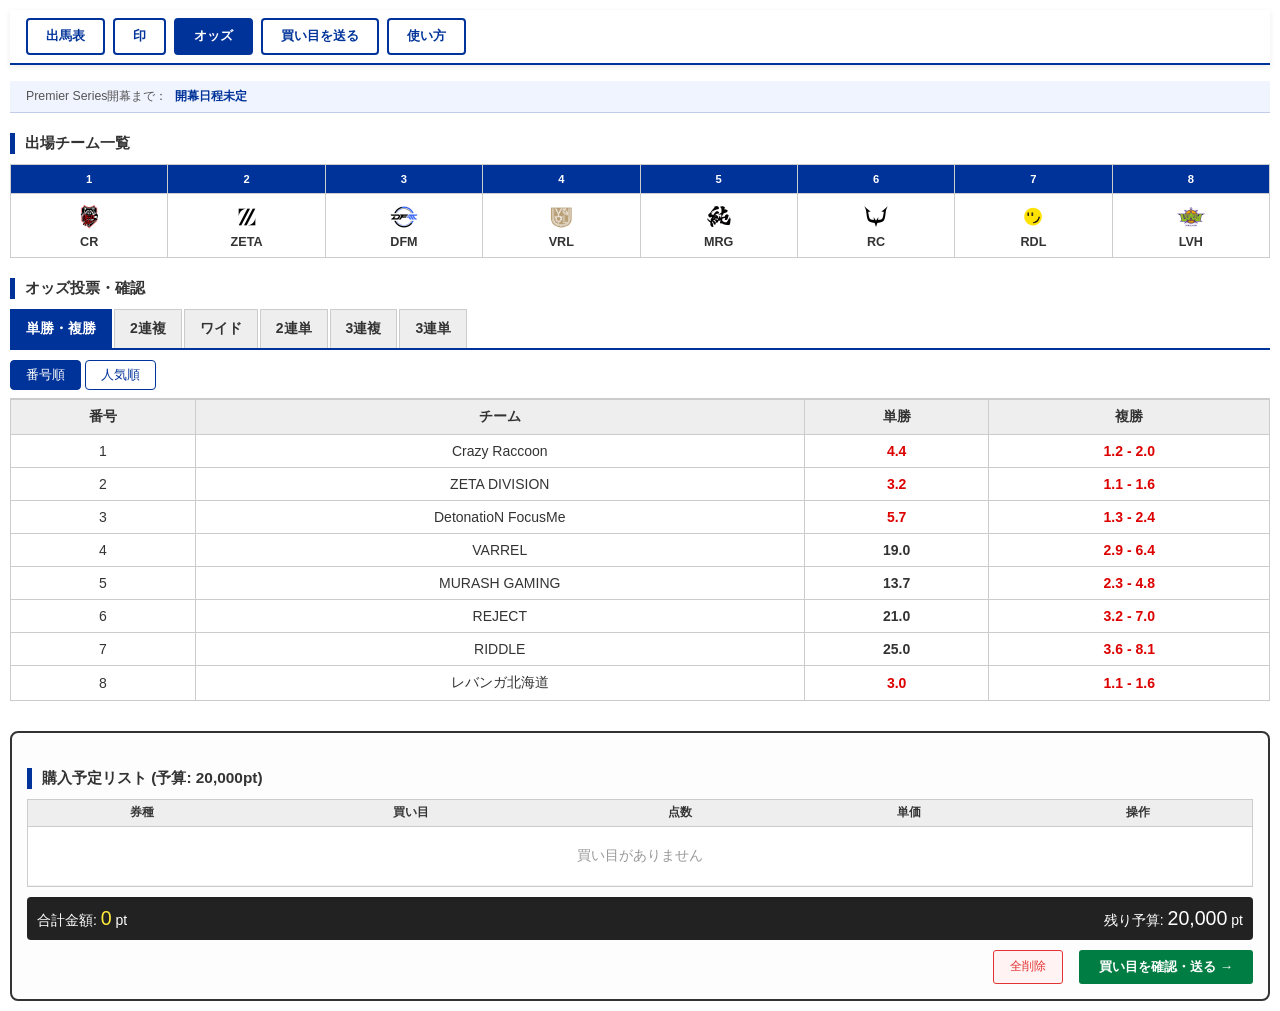
<file: odds.html>
<!DOCTYPE html>
<html lang="ja">
<head>
    <meta charset="UTF-8">
    <meta name="viewport" content="width=device-width, initial-scale=1.0">
    <title>オッズ — Premier Series 26-27予想企画</title>
    <link rel="icon" href="favicon.ico">
    <link rel="apple-touch-icon" href="apple-touch-icon.png">
    <link rel="stylesheet" href="css/style.css">
</head>
<body>

<nav class="page-nav">
    <a href="index.html">出馬表</a>
    <a href="marks.html">印</a>
    <a href="odds.html" class="active">オッズ</a>
    <a href="submit.html">買い目を送る</a>
    <a href="help.html">使い方</a>
</nav>
<div id="countdown-bar"></div>

<div class="section-title">出場チーム一覧</div>
<table class="team-table" id="teamHeader"></table>

<div class="section-title">オッズ投票・確認</div>
<ul class="tab-menu" id="tabMenu">
    <li class="active" data-type="win-place" onclick="switchTab('win-place',this)">単勝・複勝</li>
    <li data-type="quinella"  onclick="switchTab('quinella',this)">2連複</li>
    <li data-type="wide"      onclick="switchTab('wide',this)">ワイド</li>
    <li data-type="exacta"    onclick="switchTab('exacta',this)">2連単</li>
    <li data-type="trio"      onclick="switchTab('trio',this)">3連複</li>
    <li data-type="trifecta"  onclick="switchTab('trifecta',this)">3連単</li>
</ul>

<div class="sort-controls" id="sort-bar">
    <button id="btn-num" class="sort-btn active" onclick="setSortMode('num')">番号順</button>
    <button id="btn-pop" class="sort-btn"        onclick="setSortMode('pop')">人気順</button>
</div>

<div class="vote-mode-bar hidden" id="vote-mode-bar">
    <button class="mode-btn active" data-mode="formation" onclick="switchVoteMode('formation',this)">フォーメーション</button>
    <button class="mode-btn"        data-mode="box"       onclick="switchVoteMode('box',this)">ボックス</button>
    <button class="mode-btn"        data-mode="axis1"     id="btn-axis1" onclick="switchVoteMode('axis1',this)">1チーム軸マルチ</button>
    <button class="mode-btn"        data-mode="axis2"     id="btn-axis2" onclick="switchVoteMode('axis2',this)">2チーム軸マルチ</button>
</div>

<div id="marksheet-area" class="marksheet-area hidden">
    <div class="ms-table-wrap">
    <table class="ms-table" id="ms-table">
        <thead>
            <tr id="ms-head-nums"><th>番号</th></tr>
            <tr id="ms-head-tags"><th>チーム</th></tr>
        </thead>
        <tbody id="ms-body"></tbody>
    </table>
    </div>
    <div class="result-bar">
        <div>組合せ: <span id="ms-comb-count" style="color:#ffeb3b;font-size:1.2em;font-weight:bold;">0</span> 通り</div>
        <div>
            <button class="odd_view" onclick="applyMarksheet()">オッズを表示</button>
            <button type="button" class="btn-set-formation" onclick="setMarksheet()">買い目をセット</button>
        </div>
    </div>
    <div id="ms-hint" style="font-size:.8em;color:#555;margin-top:6px;padding:4px 6px;background:#fff;border-radius:3px;"></div>
</div>

<div id="main-view"></div>

<div id="bet-management">
    <div class="section-title">購入予定リスト (予算: 20,000pt)</div>
    <div style="min-height:80px;border:1px solid #ccc;background:#fff;margin-bottom:10px;">
        <div class="cart-scroll-wrap">
        <table id="cart-table">
            <thead><tr><th>券種</th><th>買い目</th><th>点数</th><th>単価</th><th>操作</th></tr></thead>
            <tbody id="cart-body"></tbody>
        </table>
        </div>
    </div>
    <div class="result-bar" style="background:#222;">
        <div>合計金額: <span id="total-bet-amount" style="color:#ffeb3b;font-size:1.4em;">0</span> pt</div>
        <div>残り予算: <span id="remaining-budget" style="color:#fff;font-size:1.4em;">20,000</span> pt</div>
    </div>
    <div style="margin-top:10px;display:flex;justify-content:flex-end;align-items:center;gap:16px;">
        <button class="btn-delete" style="padding:8px 16px;font-size:.85em;opacity:.8;" onclick="clearCart()">全削除</button>
        <button class="odd_view" style="background:#007d43;color:#fff;" onclick="window.location.href='submit.html'">買い目を確認・送る →</button>
    </div>
</div>

<div id="numpad-overlay" class="hidden" onclick="closeNumpad(event)">
    <div id="numpad-box" onclick="event.stopPropagation()">
        <div id="numpad-label">× 100 pt で入力してください</div>
        <div id="numpad-preview">[ 1 ]00 pt</div>
        <div class="np-grid">
            <button class="np-btn" onclick="npInput(7)">7</button>
            <button class="np-btn" onclick="npInput(8)">8</button>
            <button class="np-btn" onclick="npInput(9)">9</button>
            <button class="np-btn" onclick="npInput(4)">4</button>
            <button class="np-btn" onclick="npInput(5)">5</button>
            <button class="np-btn" onclick="npInput(6)">6</button>
            <button class="np-btn" onclick="npInput(1)">1</button>
            <button class="np-btn" onclick="npInput(2)">2</button>
            <button class="np-btn" onclick="npInput(3)">3</button>
            <button class="np-btn" onclick="npInput(0)">0</button>
            <button class="np-btn" onclick="npBack()">⌫</button>
            <button class="np-btn" onclick="npClear()">C</button>
            <button class="np-btn confirm" onclick="npConfirm()">確定</button>
            <button class="np-btn cancel"  onclick="_closeNumpadCleanup()">キャンセル</button>
        </div>
    </div>
</div>

<div id="form-export-area" class="hidden">
    <h3 style="margin-top:0;">買い目データ確認</h3>
    <p style="font-size:.85em;color:#555;margin:0 0 8px;">
        ①下のテキストをコピーして、②Googleフォームの「買い目」欄に貼り付けてください。
    </p>
    <textarea id="form-data-text" style="width:100%;height:50%;font-family:monospace;font-size:12px;box-sizing:border-box;" readonly></textarea>
    <div style="margin-top:10px;display:flex;gap:10px;align-items:center;flex-wrap:wrap;">
        <button id="btn-copy" class="odd_view" onclick="copyFormData()" style="min-width:140px;">📋 コピーする</button>
        <span id="copy-feedback" style="color:#007d43;font-size:.9em;font-weight:bold;display:none;">✔ コピーしました！</span>
    </div>
    <div style="margin-top:12px;padding:12px;background:#fff8e1;border:1px solid #ffd54f;border-radius:4px;font-size:.85em;">
        コピーしたら、Googleフォームの「買い目」欄に貼り付けて送信してください。
        <div style="margin-top:8px;">
            <a id="btn-open-form" href="https://docs.google.com/forms/d/e/1FAIpQLSd3lkH75uSufuwNEllHmrXZQmxXnq-w1T2SBLne6kO7JiUJvA/viewform?usp=header" target="_blank"
               style="display:inline-block;padding:10px 24px;background:#003399;color:#fff;font-weight:bold;border-radius:4px;text-decoration:none;font-size:1em;">
                📝 Googleフォームを開く
            </a>
        </div>
    </div>
    <div style="margin-top:12px;text-align:right;">
        <button style="padding:8px 20px;cursor:pointer;" onclick="document.getElementById('form-export-area').classList.add('hidden')">閉じる</button>
    </div>
</div>

<script src="js/common.js"></script>
<script src="js/odds.js"></script>
</body>
</html>
</file>
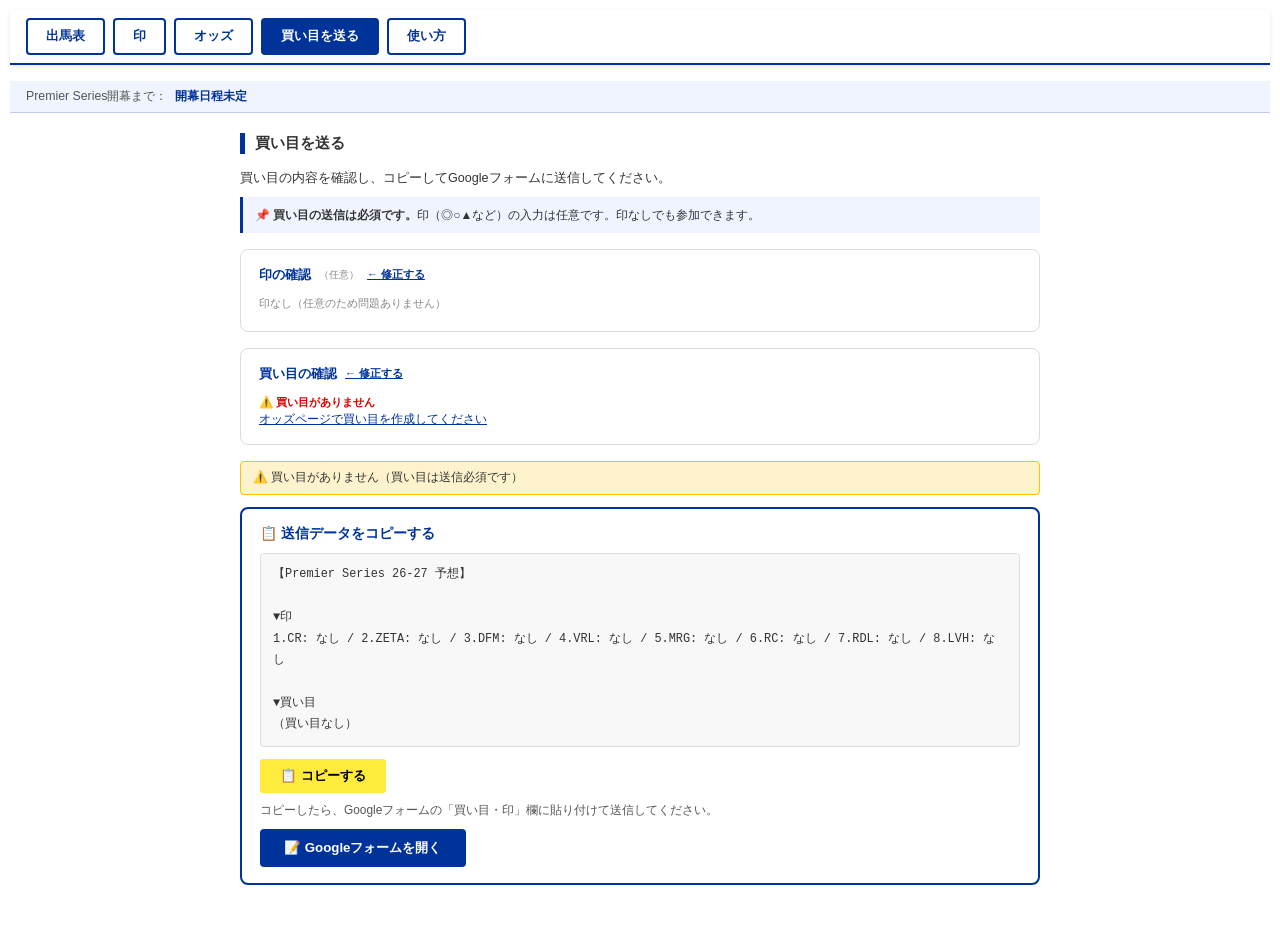
<file: submit.html>
<!DOCTYPE html>
<html lang="ja">
<head>
    <meta charset="UTF-8">
    <meta name="viewport" content="width=device-width, initial-scale=1.0">
    <title>買い目を送る — Premier Series 26-27予想企画</title>
    <link rel="icon" href="favicon.ico">
    <link rel="apple-touch-icon" href="apple-touch-icon.png">
    <link rel="stylesheet" href="css/style.css">
    <style>
        .submit-wrap { max-width: 800px; margin: 0 auto; padding: 0 16px 40px; }
        .check-section { border:1px solid #ddd; border-radius:8px; padding:16px 18px; margin-bottom:16px; background:#fff; }
        .check-section h3 { margin:0 0 10px; font-size:.95em; color:#003399; display:flex; align-items:center; gap:8px; }
        .check-section pre { margin:0; font-family:monospace; font-size:.85em; white-space:pre-wrap; word-break:break-all; line-height:1.8; color:#333; }
        .status-ok   { color:#007d43; font-size:.82em; font-weight:bold; }
        .status-warn { color:#d00;    font-size:.82em; font-weight:bold; }
        .warn-box { background:#fff3cd; border:1px solid #ffc107; border-radius:4px; padding:8px 12px; font-size:.85em; margin-bottom:12px; }
        .copy-area { border:2px solid #003399; border-radius:8px; padding:16px 18px; background:#fff; }
        .copy-area h3 { margin:0 0 10px; font-size:1em; color:#003399; }
        .copy-preview { background:#f8f8f8; border:1px solid #ddd; border-radius:4px; padding:10px 12px; margin-bottom:12px; max-height:280px; overflow-y:auto; }
        .copy-preview pre { margin:0; font-family:monospace; font-size:.85em; white-space:pre-wrap; word-break:break-all; line-height:1.8; color:#333; }
        .copy-actions { display:flex; gap:10px; align-items:center; flex-wrap:wrap; }
        #copy-feedback { color:#007d43; font-size:.88em; font-weight:bold; display:none; }
        .form-open-btn { display:inline-block; padding:10px 24px; background:#003399; color:#fff; font-weight:bold; border-radius:4px; text-decoration:none; font-size:.95em; margin-top:10px; }
        .form-open-btn:hover { background:#0044cc; }
        .edit-link { font-size:.82em; color:#003399; }
        .mark-row { display:flex; flex-wrap:wrap; gap:6px; margin-top:4px; }
        .mark-chip { display:inline-flex; align-items:center; gap:3px; background:#f0f0f0; border-radius:4px; padding:2px 8px; font-size:.82em; }
        .mark-chip img { width:16px; height:16px; }
    </style>
</head>
<body>
<nav class="page-nav">
    <a href="index.html">出馬表</a>
    <a href="marks.html">印</a>
    <a href="odds.html">オッズ</a>
    <a href="submit.html" class="active">買い目を送る</a>
    <a href="help.html">使い方</a>
</nav>
<div id="countdown-bar"></div>

<div class="submit-wrap">

<div class="section-title">買い目を送る</div>

<p style="font-size:.9em;line-height:1.8;margin-bottom:8px;">
    買い目の内容を確認し、コピーしてGoogleフォームに送信してください。
</p>
<div style="font-size:.85em;background:#f0f4ff;border-left:3px solid #003399;padding:8px 12px;margin-bottom:16px;line-height:1.7;">
    📌 <strong>買い目の送信は必須です。</strong>印（◎○▲など）の入力は任意です。印なしでも参加できます。
</div>

<!-- 印の確認 -->
<div class="check-section">
    <h3>印の確認 <span style="font-size:.78em;color:#888;font-weight:normal;">（任意）</span> <a class="edit-link" href="marks.html">← 修正する</a></h3>
    <div id="marks-check"></div>
</div>

<!-- 買い目の確認 -->
<div class="check-section">
    <h3>買い目の確認 <a class="edit-link" href="odds.html">← 修正する</a></h3>
    <div id="bets-check"></div>
</div>

<!-- 警告 -->
<div id="warn-box" class="warn-box" style="display:none;"></div>

<!-- コピー・送信 -->
<div class="copy-area">
    <h3>📋 送信データをコピーする</h3>
    <div class="copy-preview">
        <pre id="copy-text"></pre>
    </div>
    <div class="copy-actions">
        <button class="odd_view" onclick="copyData()">📋 コピーする</button>
        <span id="copy-feedback">✔ コピーしました！</span>
    </div>
    <div style="margin-top:10px;font-size:.85em;color:#555;">
        コピーしたら、Googleフォームの「買い目・印」欄に貼り付けて送信してください。
    </div>
    <a href="https://docs.google.com/forms/d/e/1FAIpQLSd3lkH75uSufuwNEllHmrXZQmxXnq-w1T2SBLne6kO7JiUJvA/viewform?usp=header"
       target="_blank" class="form-open-btn">📝 Googleフォームを開く</a>
</div>

</div>

<script src="js/common.js"></script>
<script>
const UNIQUE_MARKS  = ['honmei','taikou','tanana','renka'];
const MARK_LABELS   = { honmei:'◎', taikou:'○', tanana:'▲', renka:'⟁', osae:'△' };
const MARK_FILES    = {
    honmei:'assets/marks/mark_honmei.svg',
    taikou:'assets/marks/mark_taikou.svg',
    tanana:'assets/marks/mark_tanana.svg',
    renka: 'assets/marks/mark_renka.svg',
    osae:  'assets/marks/mark_osae.svg',
};

let teamsData = [];
let selectedMarks = JSON.parse(localStorage.getItem(MY_MARKS_KEY) || '{}');
let cart = [];

window.addEventListener('DOMContentLoaded', async () => {
    try {
        teamsData = await loadJSON('data/teams.json');
        const saved = localStorage.getItem(CART_STORAGE_KEY);
        cart = saved ? JSON.parse(saved) : [];
    } catch(e) { console.error(e); }
    renderMarksCheck();
    renderBetsCheck();
    checkWarnings();
    buildCopyText();
});

function renderMarksCheck() {
    const el = document.getElementById('marks-check');
    if (!teamsData.length) { el.innerHTML = '<span class="status-warn">読み込み中...</span>'; return; }
    const hasHonmei = Object.values(selectedMarks).includes('honmei');
    const hasAnyMark = Object.values(selectedMarks).some(v => v !== '');
    const statusHtml = !hasAnyMark
        ? '<span style="color:#888;font-size:.82em;">印なし（任意のため問題ありません）</span>'
        : hasHonmei
            ? '<span class="status-ok">✔ 印入力済み</span>'
            : '<span class="status-warn">⚠️ ◎が付いていません（印を送る場合は◎必須）</span>';
    // ◎○▲⟁△の順でソート
    const MARK_ORDER = ['honmei','taikou','tanana','renka','osae'];
    const chipsByMark = [];
    MARK_ORDER.forEach(mk => {
        teamsData.forEach(team => {
            if (selectedMarks[String(team.id)] === mk) {
                chipsByMark.push(`<div class="mark-chip"><img src="${MARK_FILES[mk]}" alt="${MARK_LABELS[mk]}">${team.tag}</div>`);
            }
        });
    });
    el.innerHTML = `${statusHtml}<div class="mark-row">${chipsByMark.join('') || ''}</div>`;
}

function renderBetsCheck() {
    const el = document.getElementById('bets-check');
    if (!cart.length) {
        el.innerHTML = '<span class="status-warn">⚠️ 買い目がありません</span><br><a href="odds.html" style="color:#003399;font-size:.85em;">オッズページで買い目を作成してください</a>';
        return;
    }
    const total = cart.reduce((s, i) => s + i.combs.length * i.amountPerBet, 0);
    let html = `<span class="status-ok">✔ ${cart.length}件 / 合計 ${total.toLocaleString()}pt</span><pre style="margin-top:6px;font-family:monospace;font-size:.82em;line-height:1.7;color:#333;">`;
    cart.forEach(item => {
        html += `[${item.displayType}] ${item.formation} / ${item.combs.length}点 / 各${item.amountPerBet}pt\n`;
    });
    el.innerHTML = html + '</pre>';
}

function checkWarnings() {
    const warnBox = document.getElementById('warn-box');
    const warnings = [];
    // 印は任意のため未入力は警告しない。ただし印を付けた場合は◎必須
    const hasAnyMark = Object.values(selectedMarks).some(v => v !== '');
    const hasHonmei = Object.values(selectedMarks).includes('honmei');
    if (hasAnyMark && !hasHonmei) warnings.push('印を付ける場合は◎（本命）が必須です');
    if (!cart.length) warnings.push('買い目がありません（買い目は送信必須です）');
    if (warnings.length) {
        warnBox.style.display = 'block';
        warnBox.innerHTML = warnings.map(w => `⚠️ ${w}`).join('<br>');
    } else {
        warnBox.style.display = 'none';
    }
}

function buildCopyText() {
    const MARK_LABELS_JP = { honmei:'◎本命', taikou:'○対抗', tanana:'▲単穴', renka:'⟁連下', osae:'△抑え' };
    // 印
    let marksText = '';
    if (teamsData.length) {
        marksText = teamsData.map(team => {
            const m = selectedMarks[String(team.id)];
            return `${team.id}.${team.tag}: ${m ? MARK_LABELS_JP[m] : 'なし'}`;
        }).join(' / ');
    }
    // 買い目
    let betsText = '';
    if (cart.length) {
        cart.forEach(item => {
            betsText += `[${item.displayType}] ${item.formation} / ${item.combs.length}点 / 各${item.amountPerBet}pt / 計${item.combs.length * item.amountPerBet}pt\n`;
        });
        const total = cart.reduce((s, i) => s + i.combs.length * i.amountPerBet, 0);
        betsText += `合計: ${total.toLocaleString()}pt`;
    } else {
        betsText = '（買い目なし）';
    }
    const full = `【Premier Series 26-27 予想】\n\n▼印\n${marksText}\n\n▼買い目\n${betsText}`;
    document.getElementById('copy-text').textContent = full;
}

function copyData() {
    const text = document.getElementById('copy-text').textContent;
    const onSuccess = () => {
        const fb = document.getElementById('copy-feedback');
        fb.style.display = 'inline';
        setTimeout(() => { fb.style.display = 'none'; }, 3000);
    };
    if (navigator.clipboard && navigator.clipboard.writeText) {
        navigator.clipboard.writeText(text).then(onSuccess).catch(() => fallbackCopy(text, onSuccess));
    } else {
        fallbackCopy(text, onSuccess);
    }
}

function fallbackCopy(text, onSuccess) {
    const ta = document.createElement('textarea');
    ta.value = text; ta.style.position = 'fixed'; ta.style.opacity = '0';
    document.body.appendChild(ta); ta.focus(); ta.select();
    try { if (document.execCommand('copy')) onSuccess(); } catch(e) {}
    document.body.removeChild(ta);
}
</script>
</body>
</html>
</file>
<file: css/style.css>
:root {
    --jra-blue: #003399;
    --jra-green: #007d43;
    --border-color: #ccc;
    --accent-red: #d00;
}

body {
    font-family: "Helvetica Neue", Arial, sans-serif;
    font-size: 14px;
    margin: 10px;
    color: #333;
    background: #fff;
}

/* ── 共通 ── */
.section-title {
    border-left: 5px solid var(--jra-blue);
    padding-left: 10px;
    font-size: 1.1em;
    margin: 20px 0 10px;
    font-weight: bold;
}
.hidden { display: none !important; }
.result-bar {
    display: flex;
    justify-content: space-between;
    align-items: center;
    background: #444;
    color: #fff;
    padding: 10px;
    margin-top: 5px;
    border-radius: 4px;
}
.odd_view {
    background: #ffeb3b;
    border: none;
    padding: 8px 20px;
    font-weight: bold;
    cursor: pointer;
    border-radius: 3px;
    color: #000;
}
.odd_view:hover { background: #fdd835; }

/* ── チームヘッダー ── */
.team-table {
    width: 100%;
    border-collapse: collapse;
    margin-bottom: 20px;
    table-layout: fixed;
}
.team-table th,
.team-table td {
    border: 1px solid var(--border-color);
    text-align: center;
    padding: 8px 2px;
}
.team-table th {
    background: var(--jra-blue);
    color: #fff;
    font-size: .8em;
}
.team-table td {
    font-weight: bold;
    font-size: .9em;
    overflow: hidden;
    text-overflow: ellipsis;
}
.team-logo {
    width: 30px;
    height: 30px;
    object-fit: contain;
    vertical-align: middle;
    margin-bottom: 3px;
}

/* ── タブ ── */
.tab-menu {
    display: flex;
    list-style: none;
    padding: 0;
    margin: 0;
    border-bottom: 2px solid var(--jra-blue);
    flex-wrap: wrap;
}
.tab-menu li {
    padding: 10px 15px;
    cursor: pointer;
    background: #eee;
    margin-right: 2px;
    border: 1px solid var(--border-color);
    border-bottom: none;
    font-weight: bold;
}
.tab-menu li.active {
    background: var(--jra-blue);
    color: #fff;
    border-color: var(--jra-blue);
}

/* ── 投票モード ── */
.vote-mode-bar {
    display: flex;
    gap: 6px;
    margin: 8px 0;
    flex-wrap: wrap;
}
.mode-btn {
    padding: 6px 14px;
    border: 2px solid var(--jra-blue);
    background: #fff;
    color: var(--jra-blue);
    border-radius: 4px;
    cursor: pointer;
    font-weight: bold;
    font-size: .85em;
}
.mode-btn.active {
    background: var(--jra-blue);
    color: #fff;
}

/* ── マークシート ── */
.marksheet-area {
    background: #f2f2f2;
    padding: 10px;
    border: 1px solid var(--border-color);
    margin-top: -1px;
}
.ms-table {
    width: 100%;
    border-collapse: collapse;
    background: #fff;
    margin-bottom: 6px;
    table-layout: fixed;
}
.ms-table th,
.ms-table td {
    border: 1px solid var(--border-color);
    padding: 4px 2px;
    text-align: center;
    font-size: .85em;
    overflow: hidden;
    text-overflow: ellipsis;
    white-space: nowrap;
}
.ms-table th { background: #e9e9e9; }
.ms-row-label {
    font-weight: bold;
    background: #f8f9fa;
    white-space: nowrap;
    width: 5em;
}
.ms-cell {
    cursor: pointer;
    user-select: none;
    transition: background .12s;
}
.ms-cell:hover { background: #dde8ff; }
.ms-cell.marked { background: var(--jra-blue); color: #fff; font-weight: bold; }
.ms-cell.axis1  { background: #e91e63; color: #fff; font-weight: bold; }
.ms-cell.axis2  { background: #ff9800; color: #fff; font-weight: bold; }
.all_button {
    width: 28px;
    padding: 2px;
    cursor: pointer;
    font-size: .8em;
}

/* ── ソートバー（全タブ共通） ── */
.sort-controls {
    margin: 10px 0 0;
    padding-bottom: 8px;
    border-bottom: 1px solid var(--border-color);
}
.sort-btn {
    padding: 5px 15px;
    cursor: pointer;
    border: 1px solid var(--jra-blue);
    background: #fff;
    color: var(--jra-blue);
    border-radius: 4px;
}
.sort-btn.active { background: var(--jra-blue); color: #fff; }

/* ── オッズ一覧 ── */
.list-wrapper {
    max-height: 500px;
    overflow-y: auto;
    border: 1px solid var(--border-color);
    margin-top: 10px;
}
table.list-table { width: 100%; border-collapse: collapse; }
.list-table th {
    position: sticky;
    top: 0;
    background: #eee;
    border: 1px solid var(--border-color);
    padding: 8px;
}
.list-table td {
    border: 1px solid var(--border-color);
    padding: 8px;
    text-align: center;
}
.odds-val { font-weight: bold; }
.odds-low  { color: #d00; }
.odds-high { color: #0066cc; }
.odds_row { cursor: pointer; transition: background .15s; }
.odds_row:hover  { background: #fff9c4 !important; }
.odds_row:active { background: #ffe082 !important; }

/* 単複：ホバー中のセルだけ色を濃くしてどちらを押すか明示 */
.odds_row td[data-bet-type]:hover {
    background: #ffe082 !important;
    cursor: pointer;
}

/* ── カート ── */
#bet-management {
    margin-top: 30px;
    border: 2px solid #333;
    padding: 15px;
    border-radius: 8px;
    background: #fdfdfd;
}
#cart-table { width: 100%; border-collapse: collapse; }
#cart-table th {
    padding: 5px;
    border-bottom: 1px solid #ccc;
    background: #eee;
    font-size: .85em;
}
#cart-table td {
    padding: 6px 8px;
    border-bottom: 1px solid #f0f0f0;
    text-align: center;
    vertical-align: middle;
}
.pt-display {
    display: inline-flex;
    align-items: center;
    gap: 2px;
    cursor: pointer;
    border: 1px solid #aaa;
    border-radius: 4px;
    padding: 3px 6px;
    background: #fff;
    font-size: .9em;
    white-space: nowrap;
}
.pt-display:hover { border-color: var(--jra-blue); background: #eef; }
.pt-n { font-weight: bold; color: var(--jra-blue); min-width: 1.4em; text-align: right; }
.pt-fixed { color: #666; }

/* ── カートボタン ── */
.btn-expand {
    font-size: .75em;
    cursor: pointer;
    padding: 3px 7px;
    border: 1px solid #aaa;
    border-radius: 3px;
    background: #f5f5f5;
}
.btn-expand:hover { background: #e0e8ff; }
.btn-expand-budget {
    font-size: .75em;
    cursor: pointer;
    padding: 3px 7px;
    border: 1px solid #007d43;
    border-radius: 3px;
    background: #e8f5e9;
    color: #007d43;
    font-weight: bold;
}
.btn-expand-budget:hover { background: #c8e6c9; }
.btn-delete {
    font-size: .75em;
    cursor: pointer;
    padding: 3px 7px;
    border: 1px solid #d00;
    border-radius: 3px;
    background: #fff0f0;
    color: #d00;
}
.btn-delete:hover { background: #ffd0d0; }

/* ── テンキー ── */
#numpad-overlay {
    position: fixed;
    inset: 0;
    background: rgba(0,0,0,.45);
    z-index: 2000;
    display: flex;
    align-items: center;
    justify-content: center;
}
#numpad-box {
    background: #fff;
    border-radius: 10px;
    padding: 18px;
    width: 220px;
    box-shadow: 0 6px 30px rgba(0,0,0,.35);
}
#numpad-preview {
    font-size: 1.4em;
    font-weight: bold;
    text-align: right;
    color: var(--jra-blue);
    margin-bottom: 10px;
    border-bottom: 2px solid var(--jra-blue);
    padding-bottom: 6px;
}
.np-grid {
    display: grid;
    grid-template-columns: repeat(3,1fr);
    gap: 6px;
}
.np-btn {
    padding: 12px 0;
    font-size: 1.1em;
    font-weight: bold;
    border: 1px solid #ccc;
    border-radius: 6px;
    cursor: pointer;
    background: #f8f8f8;
}
.np-btn:hover   { background: #e0e8ff; }
.np-btn.confirm { background: var(--jra-blue); color: #fff; grid-column: span 2; }
.np-btn.cancel  { background: #eee; }
#numpad-label {
    font-size: .8em;
    color: #888;
    margin-bottom: 6px;
    text-align: center;
}

/* ── フォームエクスポート ── */
.btn-set-formation {
    background: #e91e63;
    color: #fff;
    border: none;
    padding: 10px 20px;
    border-radius: 4px;
    cursor: pointer;
    font-weight: bold;
    margin-left: 10px;
}
.btn-set-formation:hover { background: #d81b60; }
#form-export-area {
    position: fixed;
    top: 15%;
    left: 5%;
    width: 90%;
    height: 70%;
    background: #fff;
    border: 3px solid #333;
    z-index: 1000;
    padding: 20px;
    box-shadow: 0 0 20px rgba(0,0,0,.5);
}

/* ── オッズ一覧（2連複〜3連単）共通セル幅 ── */
table.odds-list {
    table-layout: fixed;
    width: 100%;
}
table.odds-list .col-comb {
    width: 60%;
    text-align: center;
    font-family: monospace;
    font-size: .9em;
}
table.odds-list .col-odds {
    width: 40%;
    text-align: center;
    font-size: .9em;
    cursor: pointer;
}
/* 行ホバー時にオッズセルだけ濃くする（単複と同じ色） */
table.odds-list tr.odds_row:hover .col-odds {
    background: #fff9c4 !important;
}
table.odds-list tr.odds_row td[data-clickable]:hover {
    background: #ffe082 !important;
}
.page-nav {
    display: flex;
    gap: 8px;
    position: sticky;
    top: 0;
    z-index: 1000;
    background: #fff;
    padding: 8px 16px;
    margin: 0 0 16px;
    border-bottom: 2px solid var(--jra-blue);
    box-shadow: 0 2px 6px rgba(0,0,0,.08);
}
.page-nav a {
    padding: 8px 18px;
    border: 2px solid var(--jra-blue);
    border-radius: 4px;
    color: var(--jra-blue);
    text-decoration: none;
    font-weight: bold;
    font-size: .9em;
}
.page-nav a.active,
.page-nav a:hover {
    background: var(--jra-blue);
    color: #fff;
}

/* ── カウントダウンバー ── */
#countdown-bar {
    display: flex;
    align-items: center;
    gap: 8px;
    background: #f0f4ff;
    border-bottom: 1px solid #c0cce8;
    padding: 7px 16px;
    font-size: .88em;
}
#countdown-bar.cd-urgent {
    background: #fff3f0;
    border-bottom-color: #f5b8b0;
}
.cd-label { color: #555; }
.cd-value { font-weight: bold; color: var(--jra-blue); }
.cd-value.cd-closed { color: #d00; }
.cd-urgent .cd-value { color: #d00; }
#countdown-bar strong { font-size: 1.15em; }

/* ━━━━━━━━━━━━━━━━━━━━━━━━━━━━━━━━━━━━
   スマホ専用スタイル（767px以下）
   PC版は一切変更しない
━━━━━━━━━━━━━━━━━━━━━━━━━━━━━━━━━━━━ */
@media (max-width: 767px) {

    /* ── ①マークシートを横スクロール対応 ── */
    .marksheet-area {
        padding: 6px;
    }
    .ms-table-wrap {
        overflow-x: auto;
        -webkit-overflow-scrolling: touch;
    }
    .ms-table {
        min-width: 480px; /* 8チーム分が潰れない最小幅 */
        table-layout: fixed;
    }
    .ms-row-label {
        width: 4.5em;
        font-size: .75em;
    }
    .ms-table th,
    .ms-table td {
        padding: 3px 1px;
        font-size: .8em;
    }

    /* ── ②投票モードボタンを小さく ── */
    .mode-btn {
        padding: 5px 8px;
        font-size: .78em;
        border-width: 1.5px;
    }
    .vote-mode-bar {
        gap: 4px;
    }

    /* ── ③カートを横スクロール対応・券種列を詰める ── */
    #bet-management {
        padding: 10px 6px;
    }
    .cart-scroll-wrap {
        overflow-x: auto;
        -webkit-overflow-scrolling: touch;
    }
    #cart-table {
        min-width: 480px;
    }
    #cart-table th,
    #cart-table td {
        padding: 4px 4px;
        font-size: .8em;
        white-space: nowrap;
    }

    /* ── ④買い目データ作成モーダルをフルスクリーン化 ── */
    #form-export-area {
        position: fixed;
        top: 0;
        left: 0;
        width: 100%;
        height: 100%;
        border: none;
        border-radius: 0;
        padding: 16px;
        box-sizing: border-box;
        overflow-y: auto;
        z-index: 2000;
    }
    #form-export-area h3 {
        font-size: 1em;
        margin-bottom: 8px;
    }
    #form-export-area textarea {
        height: 40vh !important;
        font-size: 11px !important;
    }
    #form-export-area p {
        font-size: .8em;
    }
    #btn-copy {
        width: 100%;
        padding: 12px;
        font-size: 1em;
    }
    #btn-open-form {
        display: block !important;
        width: 100%;
        box-sizing: border-box;
        text-align: center;
        padding: 12px !important;
        font-size: 1em !important;
        margin-top: 4px;
    }

    /* ── ⑤ナビを1行コンパクトに ── */
    .page-nav {
        padding: 6px 8px;
        gap: 4px;
        flex-wrap: nowrap;
        overflow-x: auto;
        -webkit-overflow-scrolling: touch;
        scrollbar-width: none;
    }
    .page-nav::-webkit-scrollbar { display: none; }
    .page-nav a {
        padding: 6px 10px;
        font-size: .78em;
        white-space: nowrap;
        flex-shrink: 0;
        border-width: 1.5px;
    }
}
</file>
